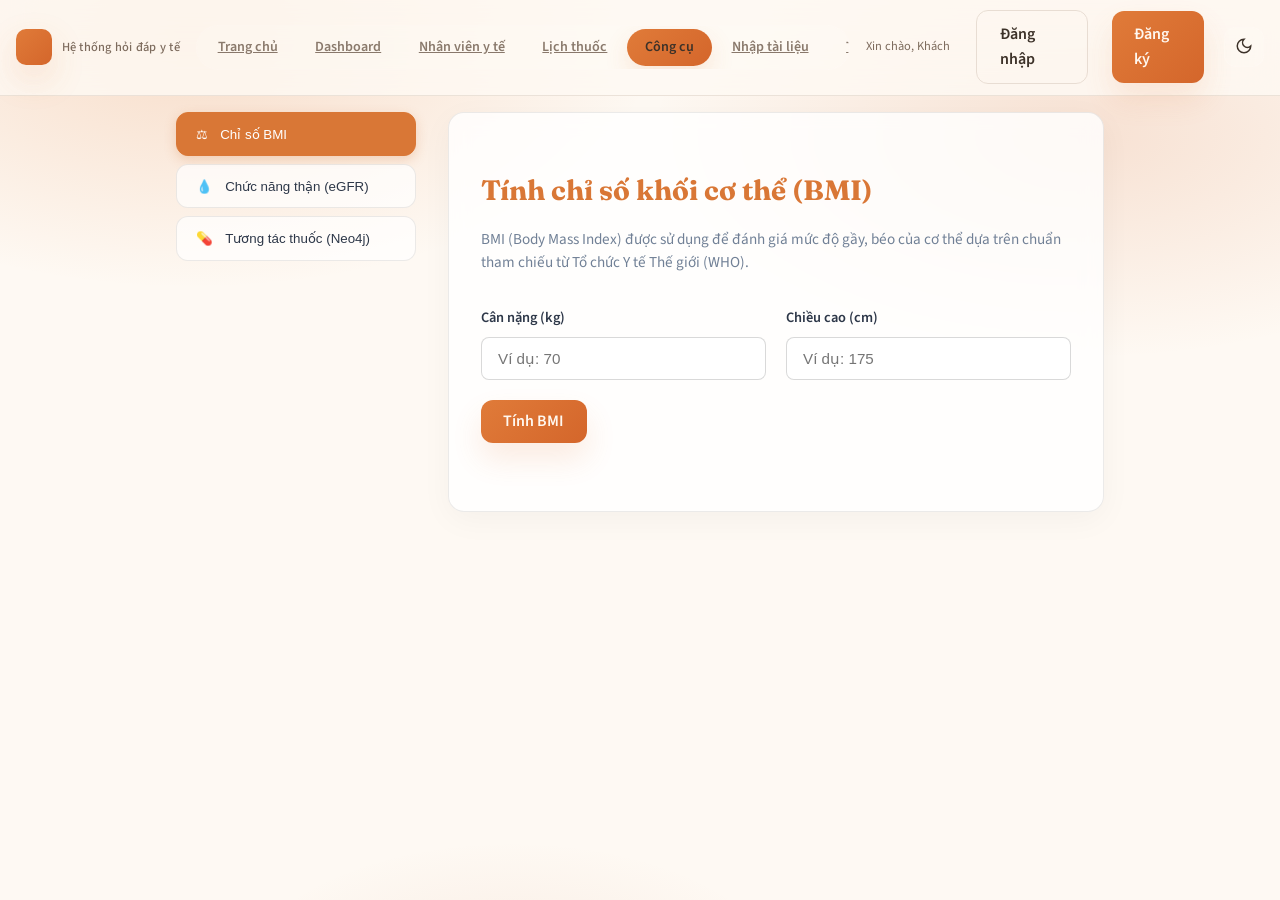
<file: web_ui/cong-cu.html>
<!DOCTYPE html>
<html lang="vi">
  <head>
    <meta charset="utf-8" />
    <meta name="viewport" content="width=device-width, initial-scale=1" />
    <meta name="theme-color" content="#d97736" />
    <title>DATN — Công cụ</title>
    <link rel="preconnect" href="https://fonts.googleapis.com" />
    <link rel="preconnect" href="https://fonts.gstatic.com" crossorigin />
    <link
      href="https://fonts.googleapis.com/css2?family=Fraunces:opsz,wght@9..144,500;700&family=Source+Sans+3:wght@400;500;600;700&display=swap&subset=latin,latin-ext,vietnamese"
      rel="stylesheet"
    />
    <link rel="stylesheet" href="styles.css?v=responsive_v4" />
    <style>
      .tools-layout {
        display: grid;
        grid-template-columns: 240px 1fr;
        gap: 2rem;
        margin-top: 1.5rem;
      }
      @media (max-width: 768px) {
        .tools-layout {
          grid-template-columns: 1fr;
          gap: 1.5rem;
        }
      }
      .tools-sidebar {
        display: flex;
        flex-direction: column;
        gap: 0.5rem;
      }
      .tools-menu-item {
        display: flex;
        align-items: center;
        gap: 0.75rem;
        padding: 0.85rem 1.2rem;
        background: var(--bg-card, rgba(255, 255, 255, 0.7));
        border: 1px solid var(--border-color, rgba(0, 0, 0, 0.08));
        border-radius: 12px;
        color: var(--text-main, #2d3748);
        font-weight: 500;
        cursor: pointer;
        transition: all 0.25s ease;
        text-align: left;
      }
      .tools-menu-item:hover {
        background: var(--bg-hover, rgba(255, 255, 255, 0.9));
        transform: translateY(-2px);
      }
      .tools-menu-item.active {
        background: var(--primary-color, #d97736);
        color: #fff;
        border-color: var(--primary-color, #d97736);
        box-shadow: 0 4px 12px rgba(217, 119, 54, 0.25);
      }
      .tools-content-card {
        padding: 2rem;
        border-radius: 16px;
        background: var(--bg-card, rgba(255, 255, 255, 0.8));
        backdrop-filter: blur(10px);
        border: 1px solid var(--border-color, rgba(0, 0, 0, 0.08));
        box-shadow: 0 8px 32px rgba(0, 0, 0, 0.04);
        min-height: 400px;
      }
      .tool-section {
        display: none;
      }
      .tool-section.active {
        display: block;
        animation: fadeIn 0.4s ease;
      }
      @keyframes fadeIn {
        from { opacity: 0; transform: translateY(8px); }
        to { opacity: 1; transform: translateY(0); }
      }
      .tool-title {
        font-family: 'Fraunces', serif;
        font-size: 1.75rem;
        color: var(--primary-color, #d97736);
        margin-bottom: 0.5rem;
      }
      .tool-desc {
        color: var(--text-muted, #718096);
        margin-bottom: 2rem;
        font-size: 0.95rem;
        line-height: 1.5;
      }
      .tool-form {
        display: flex;
        flex-direction: column;
        gap: 1.25rem;
        max-width: 600px;
      }
      .form-group {
        display: flex;
        flex-direction: column;
        gap: 0.5rem;
      }
      .form-group label {
        font-weight: 600;
        font-size: 0.9rem;
        color: var(--text-main, #2d3748);
      }
      .form-row {
        display: grid;
        grid-template-columns: 1fr 1fr;
        gap: 1.25rem;
      }
      @media (max-width: 480px) {
        .form-row {
          grid-template-columns: 1fr;
        }
      }
      .form-input, .form-select {
        padding: 0.75rem 1rem;
        border: 1px solid var(--border-color, rgba(0, 0, 0, 0.15));
        border-radius: 8px;
        background: var(--bg-input, #fff);
        color: var(--text-main, #2d3748);
        font-size: 0.95rem;
        transition: border-color 0.2s;
      }
      .form-input:focus, .form-select:focus {
        border-color: var(--primary-color, #d97736);
        outline: none;
      }
      .tool-result-box {
        margin-top: 2rem;
        padding: 1.5rem;
        border-radius: 12px;
        background: rgba(217, 119, 54, 0.06);
        border: 1px solid rgba(217, 119, 54, 0.15);
        color: var(--text-main, #2d3748);
        line-height: 1.6;
        font-size: 1rem;
      }
      .result-success {
        background: rgba(72, 187, 120, 0.08);
        border-color: rgba(72, 187, 120, 0.25);
      }
      .result-warning {
        background: rgba(237, 137, 54, 0.08);
        border-color: rgba(237, 137, 54, 0.25);
      }
      .result-error {
        background: rgba(245, 101, 101, 0.08);
        border-color: rgba(245, 101, 101, 0.25);
      }
      .drug-list-tags {
        display: flex;
        flex-wrap: wrap;
        gap: 0.5rem;
        min-height: 42px;
        padding: 0.5rem;
        border: 1px solid var(--border-color, rgba(0, 0, 0, 0.15));
        border-radius: 8px;
        background: var(--bg-input, #fff);
        align-items: center;
      }
      .drug-tag {
        display: inline-flex;
        align-items: center;
        gap: 0.35rem;
        background: var(--primary-color, #d97736);
        color: #fff;
        padding: 0.25rem 0.65rem;
        border-radius: 6px;
        font-size: 0.85rem;
        font-weight: 500;
        animation: scaleIn 0.2s ease;
      }
      @keyframes scaleIn {
        from { transform: scale(0.9); opacity: 0; }
        to { transform: scale(1); opacity: 1; }
      }
      .drug-tag-remove {
        background: none;
        border: none;
        color: rgba(255, 255, 255, 0.8);
        cursor: pointer;
        padding: 0;
        font-size: 1rem;
        display: inline-flex;
      }
      .drug-tag-remove:hover {
        color: #fff;
      }
      .drug-input-el {
        flex: 1;
        border: none;
        outline: none;
        padding: 0.25rem;
        font-size: 0.95rem;
        min-width: 150px;
        background: transparent;
        color: var(--text-main, #2d3748);
      }
      .result-header {
        font-weight: 700;
        font-size: 1.1rem;
        margin-bottom: 0.75rem;
        color: var(--primary-color, #d97736);
        display: flex;
        align-items: center;
        gap: 0.5rem;
      }
      .result-desc {
        white-space: pre-wrap;
      }
    </style>
  </head>
  <body>
    <div class="mesh" aria-hidden="true"></div>

    <header class="topbar">
      <div class="topbar-inner">
        <a class="brand" href="/ui/" aria-label="Trang chủ">
          <span class="brand-mark" aria-hidden="true"></span>
          <span class="brand-text">
            <span class="brand-name">DATN</span>
            <span class="brand-tag brand-tag--soft">Hệ thống hỏi đáp y tế</span>
          </span>
        </a>

        <nav class="tabs" role="navigation" aria-label="Điều hướng">
          <a class="tab" href="/ui/">Trang chủ</a>
          <a class="tab" href="/ui/dashboard.html">Dashboard</a>
          <a class="tab" href="/ui/agent.html">Nhân viên y tế</a>
          <a class="tab" href="/ui/lich-nhac.html">Lịch thuốc</a>
          <span class="tab is-active" aria-current="page">Công cụ</span>
          <a class="tab" href="/ui/nhap-tai-lieu.html">Nhập tài liệu</a>
          <a class="tab" href="/ui/tin-tuc-y-te.html">Tin tức y tế</a>
        </nav>

        <span class="auth-user" id="authUserLabel"></span>
        <a class="btn ghost btn-auth" id="loginLink" href="/ui/login.html">Đăng nhập</a>
        <button type="button" class="btn secondary btn-auth hidden" id="logoutBtn">Đăng xuất</button>
        <button type="button" class="theme-btn" id="themeToggle" aria-label="Đổi giao diện sáng/tối">
          <span class="icon-moon" aria-hidden="true">
            <svg xmlns="http://www.w3.org/2000/svg" width="18" height="18" viewBox="0 0 24 24" fill="none" stroke="currentColor" stroke-width="2">
              <path d="M12 3a6 6 0 0 0 9 9 9 9 0 1 1-9-9Z" />
            </svg>
          </span>
          <span class="icon-sun hidden" aria-hidden="true">
            <svg xmlns="http://www.w3.org/2000/svg" width="18" height="18" viewBox="0 0 24 24" fill="none" stroke="currentColor" stroke-width="2">
              <circle cx="12" cy="12" r="4" />
              <path d="M12 2v2M12 20v2M4.93 4.93l1.41 1.41M17.66 17.66l1.41 1.41M2 12h2M20 12h2M6.34 17.66l-1.41 1.41M19.07 4.93l-1.41 1.41" />
            </svg>
          </span>
        </button>
      </div>
    </header>

    <main class="main">
      <div class="tools-layout">
        <!-- Sidebar Menu -->
        <aside class="tools-sidebar">
          <button type="button" class="tools-menu-item active" data-target="bmiSection">
            <span class="tool-menu-icon">⚖</span> Chỉ số BMI
          </button>
          <button type="button" class="tools-menu-item" data-target="egfrSection">
            <span class="tool-menu-icon">💧</span> Chức năng thận (eGFR)
          </button>
          <button type="button" class="tools-menu-item" data-target="interactionSection">
            <span class="tool-menu-icon">💊</span> Tương tác thuốc (Neo4j)
          </button>
        </aside>

        <!-- Main content area -->
        <section class="tools-content-card">
          <!-- BMI Section -->
          <div class="tool-section active" id="bmiSection">
            <h1 class="tool-title">Tính chỉ số khối cơ thể (BMI)</h1>
            <p class="tool-desc">
              BMI (Body Mass Index) được sử dụng để đánh giá mức độ gầy, béo của cơ thể dựa trên chuẩn tham chiếu từ Tổ chức Y tế Thế giới (WHO).
            </p>
            <form id="bmiForm" class="tool-form">
              <div class="form-row">
                <div class="form-group">
                  <label for="bmiWeight">Cân nặng (kg)</label>
                  <input type="number" id="bmiWeight" class="form-input" min="10" max="300" step="0.1" placeholder="Ví dụ: 70" required />
                </div>
                <div class="form-group">
                  <label for="bmiHeight">Chiều cao (cm)</label>
                  <input type="number" id="bmiHeight" class="form-input" min="50" max="250" step="1" placeholder="Ví dụ: 175" required />
                </div>
              </div>
              <button type="submit" class="btn primary" style="align-self: flex-start;">Tính BMI</button>
            </form>
            <div id="bmiResult" class="tool-result-box hidden"></div>
          </div>

          <!-- eGFR Section -->
          <div class="tool-section" id="egfrSection">
            <h1 class="tool-title">Tính chức năng lọc cầu thận (eGFR)</h1>
            <p class="tool-desc">
              Sử dụng công thức Cockcroft-Gault để ước tính tốc độ lọc cầu thận dựa trên nồng độ Creatinine huyết thanh, tuổi, cân nặng và giới tính.
            </p>
            <form id="egfrForm" class="tool-form">
              <div class="form-row">
                <div class="form-group">
                  <label for="egfrAge">Tuổi (năm)</label>
                  <input type="number" id="egfrAge" class="form-input" min="1" max="120" placeholder="Ví dụ: 65" required />
                </div>
                <div class="form-group">
                  <label for="egfrWeight">Cân nặng (kg)</label>
                  <input type="number" id="egfrWeight" class="form-input" min="10" max="300" placeholder="Ví dụ: 65" required />
                </div>
              </div>
              <div class="form-row">
                <div class="form-group">
                  <label for="egfrCreatinine">Creatinine huyết thanh (mg/dL)</label>
                  <input type="number" id="egfrCreatinine" class="form-input" min="0.1" max="20" step="0.01" placeholder="Ví dụ: 1.2" required />
                </div>
                <div class="form-group">
                  <label for="egfrGender">Giới tính</label>
                  <select id="egfrGender" class="form-select" required>
                    <option value="" disabled selected>Chọn giới tính</option>
                    <option value="male">Nam</option>
                    <option value="female">Nữ</option>
                  </select>
                </div>
              </div>
              <button type="submit" class="btn primary" style="align-self: flex-start;">Tính eGFR</button>
            </form>
            <div id="egfrResult" class="tool-result-box hidden"></div>
          </div>

          <!-- Interaction Section -->
          <div class="tool-section" id="interactionSection">
            <h1 class="tool-title">Kiểm tra tương tác thuốc</h1>
            <p class="tool-desc">
              Kiểm tra quan hệ tương tác chéo trực tiếp và gián tiếp giữa các loại thuốc y tế.
            </p>
            <form id="interactionForm" class="tool-form">
              <div class="form-group">
                <label>Nhập danh sách thuốc cần kiểm tra (nhấn Enter hoặc phẩy để thêm)</label>
                <div class="drug-list-tags" id="drugTagsContainer">
                  <input type="text" class="drug-input-el" id="drugInput" placeholder="Ví dụ: metformin, aspirin, ibuprofen..." autocomplete="off" />
                </div>
              </div>
              <button type="submit" class="btn primary" style="align-self: flex-start;">Kiểm tra tương tác</button>
            </form>
            <div id="interactionResult" class="tool-result-box hidden"></div>
          </div>
        </section>
      </div>
    </main>

    <script src="auth.js?v=auth_v3"></script>
    <script>
      // Sidebar Tab Switcher
      document.querySelectorAll('.tools-menu-item').forEach(item => {
        item.addEventListener('click', () => {
          document.querySelectorAll('.tools-menu-item').forEach(btn => btn.classList.remove('active'));
          document.querySelectorAll('.tool-section').forEach(sec => sec.classList.remove('active'));

          item.classList.add('active');
          const targetId = item.getAttribute('data-target');
          document.getElementById(targetId).classList.add('active');
        });
      });

      // Auto-switch tab based on URL search query (?tool=bmi|egfr|interaction)
      const urlParams = new URLSearchParams(window.location.search);
      const activeTool = urlParams.get('tool');
      if (activeTool) {
        let menuBtn = null;
        if (activeTool === 'bmi') menuBtn = document.querySelector('[data-target="bmiSection"]');
        else if (activeTool === 'egfr') menuBtn = document.querySelector('[data-target="egfrSection"]');
        else if (activeTool === 'interaction') menuBtn = document.querySelector('[data-target="interactionSection"]');
        
        if (menuBtn) {
          menuBtn.click();
        }
      }

      // Fetch Wrapper with Token Auth
      async function toolFetch(url, body) {
        const headers = { 'Content-Type': 'application/json' };
        
        // Add authorization header if login token exists
        if (window.DATNAuth && window.DATNAuth.authApiFetch) {
          return window.DATNAuth.authApiFetch(url, {
            method: 'POST',
            headers,
            body: JSON.stringify(body)
          });
        }
        
        const token = localStorage.getItem('datn_token');
        if (token) {
          headers['Authorization'] = `Bearer ${token}`;
        }
        return fetch(url, {
          method: 'POST',
          headers,
          body: JSON.stringify(body)
        });
      }

      // 1. BMI Form Submit
      const bmiForm = document.getElementById('bmiForm');
      const bmiResult = document.getElementById('bmiResult');
      bmiForm.addEventListener('submit', async (e) => {
        e.preventDefault();
        bmiResult.classList.add('hidden');
        
        const weight = parseFloat(document.getElementById('bmiWeight').value);
        const height = parseFloat(document.getElementById('bmiHeight').value);
        
        try {
          const res = await toolFetch('/api/tools/medical-calculator', {
            type: 'bmi',
            weight,
            height
          });
          
          if (!res.ok) throw new Error(await res.text() || 'Tính toán thất bại');
          const data = await res.json();
          
          bmiResult.className = 'tool-result-box';
          if (data.result.includes('Bình thường')) {
            bmiResult.classList.add('result-success');
          } else {
            bmiResult.classList.add('result-warning');
          }
          
          bmiResult.innerHTML = `
            <div class="result-header">⚖ Kết quả chỉ số BMI</div>
            <div class="result-desc">${data.result}</div>
          `;
          bmiResult.classList.remove('hidden');
        } catch (err) {
          bmiResult.className = 'tool-result-box result-error';
          bmiResult.innerHTML = `<div class="result-header">✕ Lỗi</div><div class="result-desc">${err.message}</div>`;
          bmiResult.classList.remove('hidden');
        }
      });

      // 2. eGFR Form Submit
      const egfrForm = document.getElementById('egfrForm');
      const egfrResult = document.getElementById('egfrResult');
      egfrForm.addEventListener('submit', async (e) => {
        e.preventDefault();
        egfrResult.classList.add('hidden');
        
        const age = parseInt(document.getElementById('egfrAge').value);
        const weight = parseFloat(document.getElementById('egfrWeight').value);
        const creatinine = parseFloat(document.getElementById('egfrCreatinine').value);
        const gender = document.getElementById('egfrGender').value;
        
        try {
          const res = await toolFetch('/api/tools/medical-calculator', {
            type: 'egfr',
            age,
            weight,
            creatinine,
            gender
          });
          
          if (!res.ok) throw new Error(await res.text() || 'Tính toán thất bại');
          const data = await res.json();
          
          egfrResult.className = 'tool-result-box';
          if (data.result.includes('Giai đoạn 1') || data.result.includes('Giai đoạn 2')) {
            egfrResult.classList.add('result-success');
          } else if (data.result.includes('Giai đoạn 3')) {
            egfrResult.classList.add('result-warning');
          } else {
            egfrResult.classList.add('result-error');
          }
          
          egfrResult.innerHTML = `
            <div class="result-header">💧 Kết quả chức năng thận</div>
            <div class="result-desc">${data.result}</div>
          `;
          egfrResult.classList.remove('hidden');
        } catch (err) {
          egfrResult.className = 'tool-result-box result-error';
          egfrResult.innerHTML = `<div class="result-header">✕ Lỗi</div><div class="result-desc">${err.message}</div>`;
          egfrResult.classList.remove('hidden');
        }
      });

      // 3. Drug Interaction Tags logic
      const drugInput = document.getElementById('drugInput');
      const drugTagsContainer = document.getElementById('drugTagsContainer');
      const addedDrugs = new Set();

      function addDrugTag(name) {
        const normalized = name.trim().toLowerCase();
        if (!normalized || addedDrugs.has(normalized)) return;
        
        addedDrugs.add(normalized);
        
        const tag = document.createElement('span');
        tag.className = 'drug-tag';
        tag.innerHTML = `
          ${name.trim()}
          <button type="button" class="drug-tag-remove">&times;</button>
        `;
        
        tag.querySelector('.drug-tag-remove').addEventListener('click', () => {
          addedDrugs.delete(normalized);
          tag.remove();
        });
        
        drugTagsContainer.insertBefore(tag, drugInput);
        drugInput.value = '';
      }

      drugInput.addEventListener('keydown', (e) => {
        if (e.key === 'Enter' || e.key === ',') {
          e.preventDefault();
          addDrugTag(drugInput.value);
        }
      });

      drugInput.addEventListener('blur', () => {
        addDrugTag(drugInput.value);
      });

      // Drug Interaction Form Submit
      const interactionForm = document.getElementById('interactionForm');
      const interactionResult = document.getElementById('interactionResult');
      interactionForm.addEventListener('submit', async (e) => {
        e.preventDefault();
        
        // Add current input value as tag if any
        addDrugTag(drugInput.value);
        
        interactionResult.classList.add('hidden');
        
        const drugArray = Array.from(addedDrugs);
        if (drugArray.length < 2) {
          alert('Vui lòng nhập tối thiểu 2 tên thuốc để kiểm tra tương tác.');
          return;
        }
        
        try {
          const res = await toolFetch('/api/tools/drug-interaction', {
            drugs: drugArray
          });
          
          if (!res.ok) throw new Error(await res.text() || 'Kiểm tra thất bại');
          const data = await res.json();
          
          interactionResult.className = 'tool-result-box';
          if (data.result.includes('Error') || data.result.includes('Lỗi')) {
            interactionResult.classList.add('result-error');
          } else if (data.result.includes('nguy cơ') || data.result.includes('cảnh báo') || data.result.includes('tương tác')) {
            interactionResult.classList.add('result-warning');
          } else {
            interactionResult.classList.add('result-success');
          }
          
          interactionResult.innerHTML = `
            <div class="result-header">💊 Kết quả kiểm tra tương tác thuốc (Neo4j)</div>
            <div class="result-desc">${data.result}</div>
          `;
          interactionResult.classList.remove('hidden');
        } catch (err) {
          interactionResult.className = 'tool-result-box result-error';
          interactionResult.innerHTML = `<div class="result-header">✕ Lỗi</div><div class="result-desc">${err.message}</div>`;
          interactionResult.classList.remove('hidden');
        }
      });
    </script>
  </body>
</html>
</file>
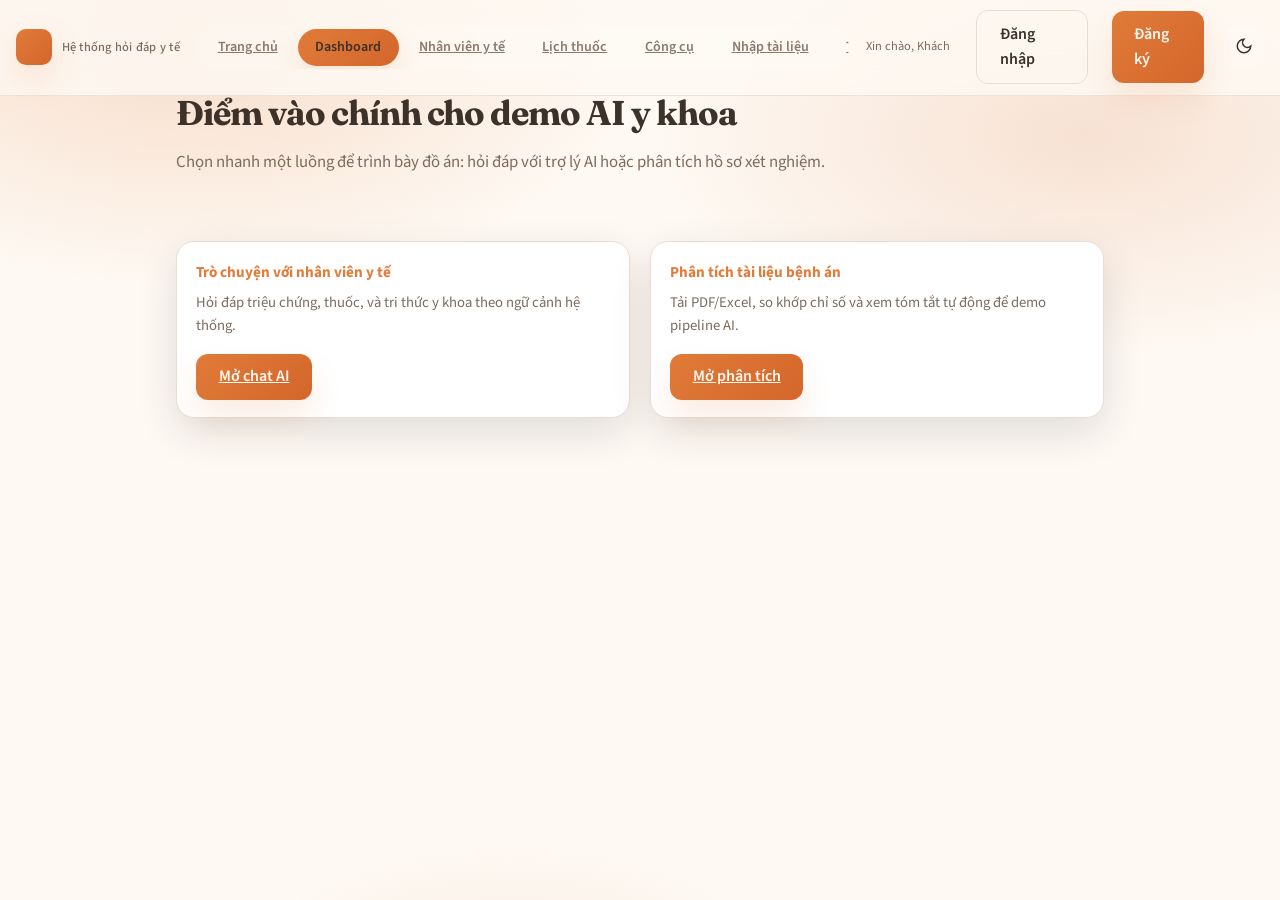
<file: web_ui/dashboard.html>
<!DOCTYPE html>
<html lang="vi">
  <head>
    <meta charset="utf-8" />
    <meta name="viewport" content="width=device-width, initial-scale=1" />
    <meta name="theme-color" content="#d97736" />
    <title>DATN — Dashboard AI</title>
    <link rel="preconnect" href="https://fonts.googleapis.com" />
    <link rel="preconnect" href="https://fonts.gstatic.com" crossorigin />
    <link
      href="https://fonts.googleapis.com/css2?family=Fraunces:opsz,wght@9..144,500;700&family=Source+Sans+3:wght@400;500;600;700&display=swap&subset=latin,latin-ext,vietnamese"
      rel="stylesheet"
    />
    <link rel="stylesheet" href="styles.css?v=responsive_v4" />
  </head>
  <body data-protected="true">
    <div class="mesh" aria-hidden="true"></div>
    <header class="topbar">
      <div class="topbar-inner">
        <a class="brand" href="/ui/" aria-label="Trang chủ">
          <span class="brand-mark" aria-hidden="true"></span>
          <span class="brand-text">
            <span class="brand-name">DATN</span>
            <span class="brand-tag brand-tag--soft">Hệ thống hỏi đáp y tế</span>
          </span>
        </a>
        <nav class="tabs" role="navigation" aria-label="Điều hướng">
          <a class="tab" href="/ui/">Trang chủ</a>
          <span class="tab is-active" aria-current="page">Dashboard</span>
          <a class="tab" href="/ui/agent.html">Nhân viên y tế</a>
          <a class="tab" href="/ui/lich-nhac.html">Lịch thuốc</a>
          <a class="tab" href="/ui/cong-cu.html">Công cụ</a>
          <a class="tab" href="/ui/nhap-tai-lieu.html">Nhập tài liệu</a>
          <a class="tab" href="/ui/tin-tuc-y-te.html">Tin tức y tế</a>
        </nav>
        <span class="auth-user" id="authUserLabel"></span>
        <a class="btn ghost btn-auth" id="loginLink" href="/ui/login.html">Đăng nhập</a>
        <button type="button" class="btn secondary btn-auth hidden" id="logoutBtn">Đăng xuất</button>
        <button type="button" class="theme-btn" id="themeToggle" aria-label="Đổi giao diện sáng/tối">
          <span class="icon-moon" aria-hidden="true">
            <svg xmlns="http://www.w3.org/2000/svg" width="18" height="18" viewBox="0 0 24 24" fill="none" stroke="currentColor" stroke-width="2">
              <path d="M12 3a6 6 0 0 0 9 9 9 9 0 1 1-9-9Z" />
            </svg>
          </span>
          <span class="icon-sun hidden" aria-hidden="true">
            <svg xmlns="http://www.w3.org/2000/svg" width="18" height="18" viewBox="0 0 24 24" fill="none" stroke="currentColor" stroke-width="2">
              <circle cx="12" cy="12" r="4" />
              <path d="M12 2v2M12 20v2M4.93 4.93l1.41 1.41M17.66 17.66l1.41 1.41M2 12h2M20 12h2M6.34 17.66l-1.41 1.41M19.07 4.93l-1.41 1.41" />
            </svg>
          </span>
        </button>
      </div>
    </header>
    <main class="main home-main">
      <section class="home-hero">
        <h1 class="home-title">Điểm vào chính cho demo AI y khoa</h1>
        <p class="home-lead">Chọn nhanh một luồng để trình bày đồ án: hỏi đáp với trợ lý AI hoặc phân tích hồ sơ xét nghiệm.</p>
      </section>
      <section class="home-features" aria-label="Luồng thao tác chính">
        <ul class="home-feature-list">
          <li class="home-feature">
            <h3 class="home-feature-title">Trò chuyện với nhân viên y tế</h3>
            <p>Hỏi đáp triệu chứng, thuốc, và tri thức y khoa theo ngữ cảnh hệ thống.</p>
            <div class="row-actions"><a class="btn primary" href="/ui/agent.html">Mở chat AI</a></div>
          </li>
          <li class="home-feature">
            <h3 class="home-feature-title">Phân tích tài liệu bệnh án</h3>
            <p>Tải PDF/Excel, so khớp chỉ số và xem tóm tắt tự động để demo pipeline AI.</p>
            <div class="row-actions"><a class="btn primary" href="/ui/nhap-tai-lieu.html">Mở phân tích</a></div>
          </li>
        </ul>
      </section>
    </main>
    <script src="auth.js?v=auth_v3"></script>
    <script src="app.js?v=warm1"></script>
  </body>
</html>
</file>
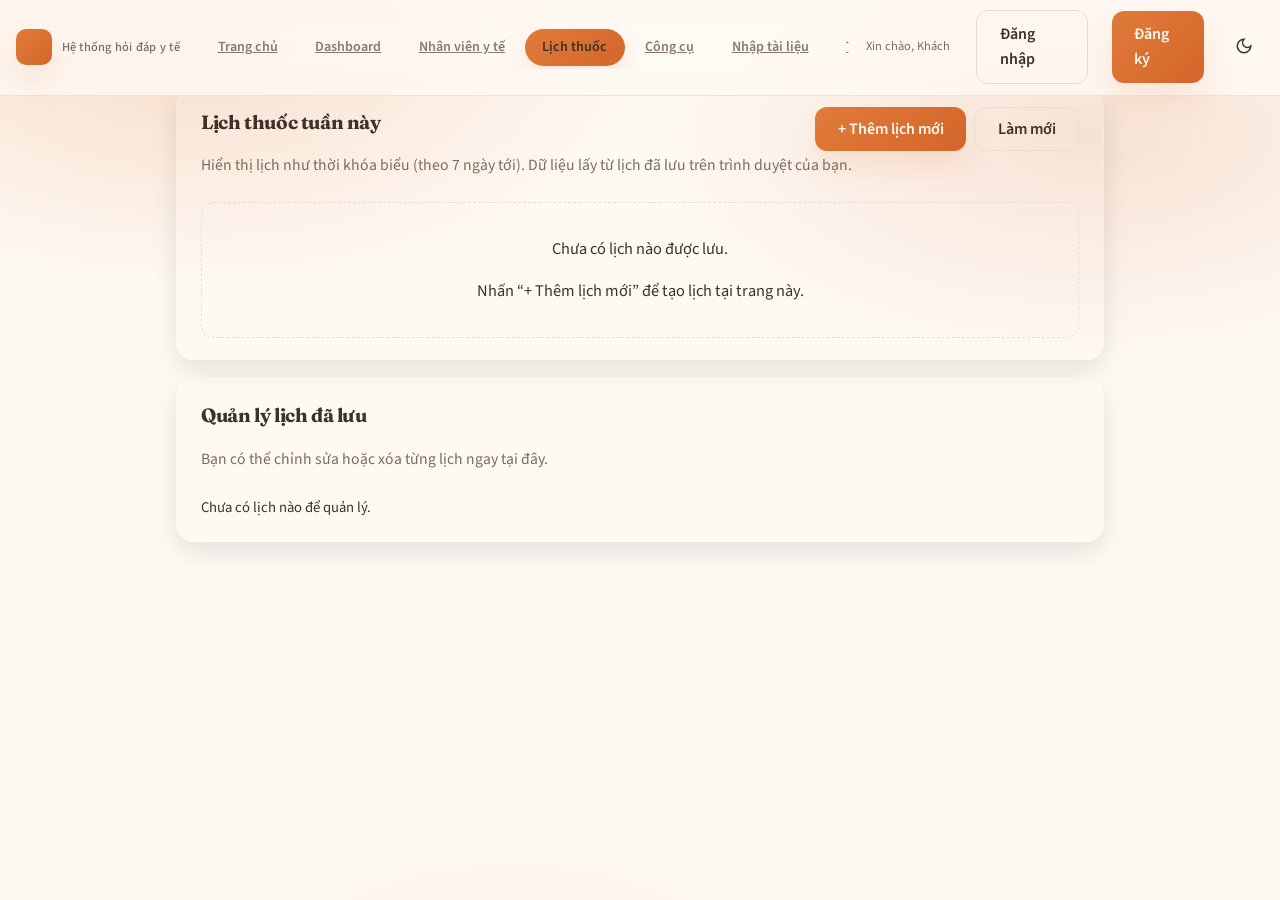
<file: web_ui/lich-nhac.html>
<!DOCTYPE html>
<html lang="vi">
  <head>
    <meta charset="utf-8" />
    <meta name="viewport" content="width=device-width, initial-scale=1" />
    <meta name="theme-color" content="#d97736" />
    <title>DATN — Lịch thuốc</title>
    <link rel="preconnect" href="https://fonts.googleapis.com" />
    <link rel="preconnect" href="https://fonts.gstatic.com" crossorigin />
    <link
      href="https://fonts.googleapis.com/css2?family=Fraunces:opsz,wght@9..144,500;700&family=Source+Sans+3:wght@400;500;600;700&display=swap&subset=latin,latin-ext,vietnamese"
      rel="stylesheet"
    />
    <link rel="stylesheet" href="styles.css?v=responsive_v4" />
  </head>
  <body>
    <div class="mesh" aria-hidden="true"></div>

    <header class="topbar">
      <div class="topbar-inner">
        <a class="brand" href="/ui/" aria-label="Trang chủ">
          <span class="brand-mark" aria-hidden="true"></span>
          <span class="brand-text">
            <span class="brand-name">DATN</span>
            <span class="brand-tag brand-tag--soft">Hệ thống hỏi đáp y tế</span>
          </span>
        </a>

        <nav class="tabs" role="navigation" aria-label="Điều hướng">
          <a class="tab" href="/ui/">Trang chủ</a>
          <a class="tab" href="/ui/dashboard.html">Dashboard</a>
          <a class="tab" href="/ui/agent.html">Nhân viên y tế</a>
          <span class="tab is-active" aria-current="page">Lịch thuốc</span>
          <a class="tab" href="/ui/cong-cu.html">Công cụ</a>
          <a class="tab" href="/ui/nhap-tai-lieu.html">Nhập tài liệu</a>
          <a class="tab" href="/ui/tin-tuc-y-te.html">Tin tức y tế</a>
        </nav>

        <span class="auth-user" id="authUserLabel"></span>
        <a class="btn ghost btn-auth" id="loginLink" href="/ui/login.html">Đăng nhập</a>
        <button type="button" class="btn secondary btn-auth hidden" id="logoutBtn">Đăng xuất</button>
        <button type="button" class="theme-btn" id="themeToggle" aria-label="Đổi giao diện sáng/tối">
          <span class="icon-moon" aria-hidden="true">
            <svg xmlns="http://www.w3.org/2000/svg" width="18" height="18" viewBox="0 0 24 24" fill="none" stroke="currentColor" stroke-width="2">
              <path d="M12 3a6 6 0 0 0 9 9 9 9 0 1 1-9-9Z" />
            </svg>
          </span>
          <span class="icon-sun hidden" aria-hidden="true">
            <svg xmlns="http://www.w3.org/2000/svg" width="18" height="18" viewBox="0 0 24 24" fill="none" stroke="currentColor" stroke-width="2">
              <circle cx="12" cy="12" r="4" />
              <path d="M12 2v2M12 20v2M4.93 4.93l1.41 1.41M17.66 17.66l1.41 1.41M2 12h2M20 12h2M6.34 17.66l-1.41 1.41M19.07 4.93l-1.41 1.41" />
            </svg>
          </span>
        </button>
      </div>
    </header>

    <main class="main">
      <section class="card schedule-card">
        <div class="schedule-head">
          <h1 class="card-title">Lịch thuốc tuần này</h1>
          <div class="schedule-actions">
            <button type="button" class="btn primary" id="openScheduleEditorBtn">+ Thêm lịch mới</button>
            <button type="button" class="btn ghost" id="refreshScheduleBtn">Làm mới</button>
          </div>
        </div>
        <p class="lede">
          Hiển thị lịch như thời khóa biểu (theo 7 ngày tới). Dữ liệu lấy từ lịch đã lưu trên trình duyệt của bạn.
        </p>
        <div class="schedule-grid-wrap" id="scheduleGridWrap" aria-live="polite"></div>
      </section>

      <section class="card schedule-manager-card">
        <h2 class="card-title">Quản lý lịch đã lưu</h2>
        <p class="lede">Bạn có thể chỉnh sửa hoặc xóa từng lịch ngay tại đây.</p>
        <div id="scheduleManagerList" class="schedule-manager-list" aria-live="polite"></div>
      </section>
    </main>

    <dialog class="chat-dialog" id="scheduleEditorDialog" aria-labelledby="scheduleEditorTitle">
      <form class="chat-dialog-form" id="scheduleEditorForm">
        <h2 class="chat-dialog-title" id="scheduleEditorTitle">Lịch nhắc thuốc</h2>
        <input type="hidden" id="scheduleEditId" />
        <div class="chat-dialog-field">
          <label for="scheduleText">Nội dung</label>
          <textarea id="scheduleText" rows="2" placeholder="Ví dụ: Paracetamol 500mg sau ăn" required></textarea>
        </div>
        <fieldset class="chat-dialog-field chat-dialog-fieldset">
          <legend class="chat-dialog-legend">Kiểu lịch</legend>
          <div class="chat-reminder-kind-row"><label class="chat-radio-label"><input type="radio" name="scheduleKind" value="once" checked /> Một lần</label></div>
          <div class="chat-reminder-kind-row"><label class="chat-radio-label"><input type="radio" name="scheduleKind" value="daily" /> Hằng ngày</label></div>
          <div class="chat-reminder-kind-row"><label class="chat-radio-label"><input type="radio" name="scheduleKind" value="interval" /> Cách mỗi vài giờ</label></div>
        </fieldset>
        <div class="chat-dialog-field schedule-kind-section" id="scheduleFieldsOnce">
          <label for="scheduleWhen">Thời điểm</label>
          <input type="datetime-local" id="scheduleWhen" />
        </div>
        <div class="chat-dialog-field schedule-kind-section hidden" id="scheduleFieldsDaily">
          <label for="scheduleDailyTimes">Giờ trong ngày</label>
          <input type="text" id="scheduleDailyTimes" placeholder="Ví dụ: 08:00, 20:00" autocomplete="off" />
        </div>
        <div class="chat-dialog-field schedule-kind-section hidden" id="scheduleFieldsInterval">
          <label for="scheduleIntervalHours">Khoảng cách (giờ)</label>
          <input type="number" id="scheduleIntervalHours" min="1" max="72" step="1" value="6" />
          <label for="scheduleIntervalStart" class="chat-dialog-label-spaced">Bắt đầu từ</label>
          <input type="datetime-local" id="scheduleIntervalStart" />
        </div>
        <div class="chat-dialog-actions">
          <button type="button" class="btn secondary" id="closeScheduleEditorBtn">Hủy</button>
          <button type="submit" class="btn primary">Lưu lịch</button>
        </div>
      </form>
    </dialog>

    <script src="auth.js?v=auth1"></script>
    <script src="schedule.js?v=warm1"></script>
  </body>
</html>
</file>
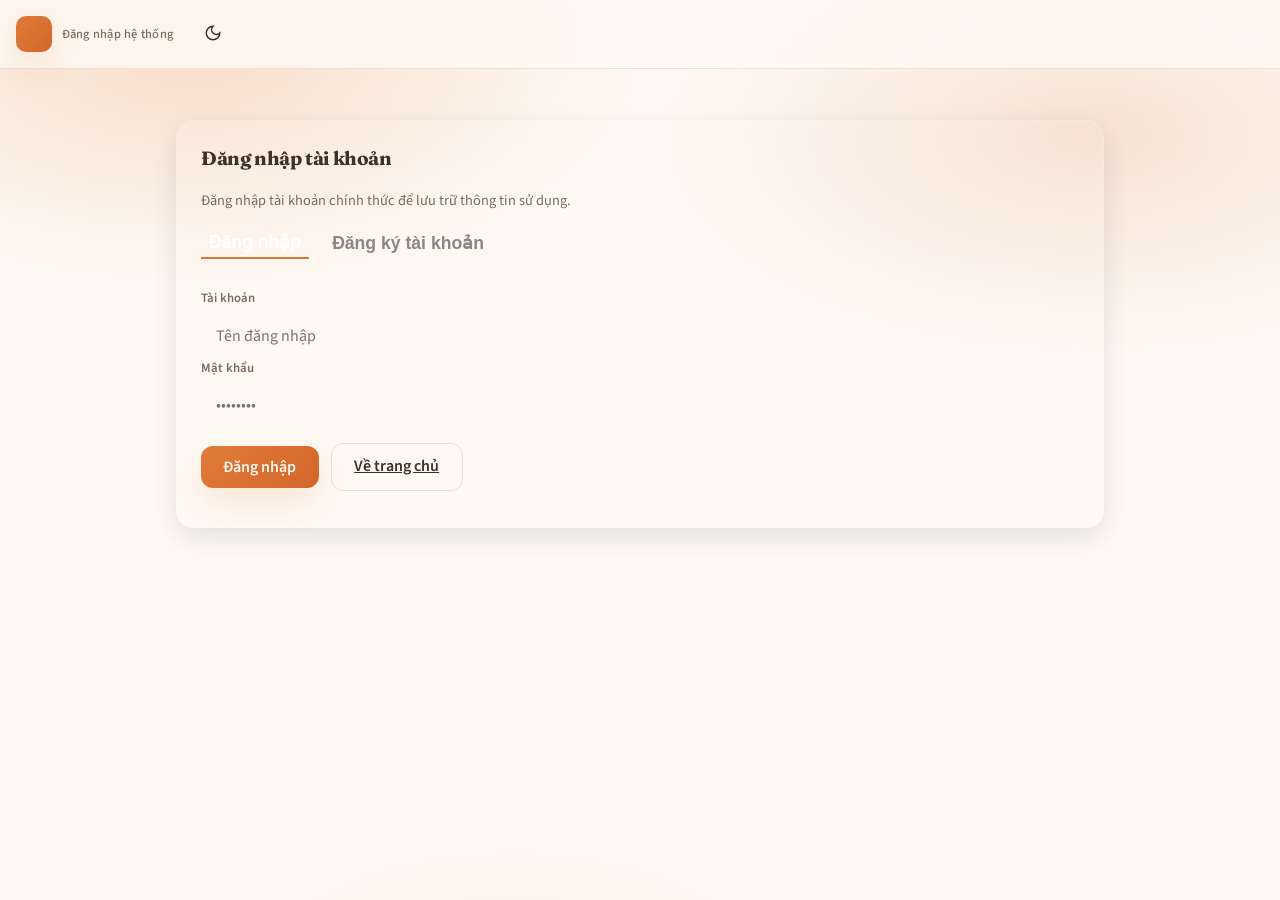
<file: web_ui/login.html>
<!DOCTYPE html>
<html lang="vi">

<head>
  <meta charset="utf-8" />
  <meta name="viewport" content="width=device-width, initial-scale=1" />
  <meta name="theme-color" content="#d97736" />
  <title>DATN — Đăng nhập</title>
  <link rel="preconnect" href="https://fonts.googleapis.com" />
  <link rel="preconnect" href="https://fonts.gstatic.com" crossorigin />
  <link
    href="https://fonts.googleapis.com/css2?family=Fraunces:opsz,wght@9..144,500;700&family=Source+Sans+3:wght@400;500;600;700&display=swap&subset=latin,latin-ext,vietnamese"
    rel="stylesheet" />
  <link rel="stylesheet" href="styles.css?v=warm1" />
</head>

<body>
  <div class="mesh" aria-hidden="true"></div>
  <header class="topbar">
    <div class="topbar-inner">
      <a class="brand" href="/ui/" aria-label="Trang chủ">
        <span class="brand-mark" aria-hidden="true"></span>
        <span class="brand-text">
          <span class="brand-name">DATN</span>
          <span class="brand-tag brand-tag--soft">Đăng nhập hệ thống</span>
        </span>
      </a>
      <button type="button" class="theme-btn" id="themeToggle" aria-label="Đổi giao diện sáng/tối">
        <span class="icon-moon" aria-hidden="true">
          <svg xmlns="http://www.w3.org/2000/svg" width="18" height="18" viewBox="0 0 24 24" fill="none"
            stroke="currentColor" stroke-width="2">
            <path d="M12 3a6 6 0 0 0 9 9 9 9 0 1 1-9-9Z" />
          </svg>
        </span>
        <span class="icon-sun hidden" aria-hidden="true">
          <svg xmlns="http://www.w3.org/2000/svg" width="18" height="18" viewBox="0 0 24 24" fill="none"
            stroke="currentColor" stroke-width="2">
            <circle cx="12" cy="12" r="4" />
            <path
              d="M12 2v2M12 20v2M4.93 4.93l1.41 1.41M17.66 17.66l1.41 1.41M2 12h2M20 12h2M6.34 17.66l-1.41 1.41M19.07 4.93l-1.41 1.41" />
          </svg>
        </span>
      </button>
    </div>
  </header>

  <main class="main auth-main">
    <section class="card auth-card">
      <h1 class="card-title" id="authTitle">Đăng nhập tài khoản</h1>
      <p class="muted small">Đăng nhập tài khoản chính thức để lưu trữ thông tin sử dụng.</p>

      <div class="auth-tabs"
        style="display: flex; gap: 15px; margin-bottom: 20px; border-bottom: 1px solid rgba(255,255,255,0.1); padding-bottom: 8px;">
        <button type="button" id="tabLogin" class="tab-btn"
          style="background: none; border: none; color: var(--color-text, #fff); font-size: 1.1rem; font-weight: 600; cursor: pointer; padding: 4px 8px; border-bottom: 2px solid var(--color-primary, #d97736);">Đăng
          nhập</button>
        <button type="button" id="tabRegister" class="tab-btn"
          style="background: none; border: none; color: var(--color-text-muted, #888); font-size: 1.1rem; font-weight: 600; cursor: pointer; padding: 4px 8px;">Đăng
          ký tài khoản</button>
      </div>

      <form id="loginForm" class="medical-form" method="POST" onsubmit="event.preventDefault();">
        <div class="field">
          <label for="username">Tài khoản</label>
          <input id="username" name="username" type="text" placeholder="Tên đăng nhập" autocomplete="username"
            required />
        </div>
        <div class="field">
          <label for="password">Mật khẩu</label>
          <input id="password" name="password" type="password" placeholder="••••••••" autocomplete="current-password"
            required />
        </div>
        <div class="field" id="confirmPasswordField" style="display: none;">
          <label for="confirmPassword">Xác nhận mật khẩu</label>
          <input id="confirmPassword" name="confirmPassword" type="password" placeholder="••••••••"
            autocomplete="new-password" />
        </div>
        <div class="row-actions">
          <button type="submit" class="btn primary" id="loginBtn">Đăng nhập</button>
          <a class="btn ghost" href="/ui/">Về trang chủ</a>
        </div>
        <p id="loginStatus" class="pill-status"></p>
      </form>
    </section>
  </main>

  <script src="auth.js?v=auth_v3"></script>
  <script>
    const STORAGE_THEME = "datn_ui_theme";

    function applyTheme() {
      const saved = localStorage.getItem(STORAGE_THEME);
      let dark = false;
      if (saved === "dark") dark = true;
      else if (saved === "light") dark = false;
      else dark = window.matchMedia("(prefers-color-scheme: dark)").matches;
      document.documentElement.classList.toggle("dark", dark);
      const moon = document.querySelector(".icon-moon");
      const sun = document.querySelector(".icon-sun");
      if (moon && sun) {
        moon.classList.toggle("hidden", dark);
        sun.classList.toggle("hidden", !dark);
      }
    }

    function toggleTheme() {
      const next = !document.documentElement.classList.contains("dark");
      localStorage.setItem(STORAGE_THEME, next ? "dark" : "light");
      applyTheme();
    }

    function showAuthPopup(title, message, isSuccess) {
      const existing = document.getElementById("authCustomPopup");
      if (existing) existing.remove();

      const popup = document.createElement("div");
      popup.id = "authCustomPopup";
      popup.style.position = "fixed";
      popup.style.inset = "0";
      popup.style.zIndex = "10000";
      popup.style.display = "flex";
      popup.style.alignItems = "center";
      popup.style.justifyContent = "center";
      popup.style.background = "rgba(0, 0, 0, 0.6)";
      popup.style.backdropFilter = "blur(8px)";
      popup.style.animation = "fadeIn 0.25s ease-out";

      const card = document.createElement("div");
      card.style.background = "var(--bg-elevated, #fff)";
      card.style.border = `1px solid ${isSuccess ? "var(--ok, #7a9e6d)" : "var(--danger, #c45c4a)"}`;
      card.style.padding = "2rem";
      card.style.borderRadius = "var(--radius, 18px)";
      card.style.maxWidth = "26rem";
      card.style.width = "90%";
      card.style.boxShadow = "var(--shadow, 0 14px 40px rgba(0,0,0,0.2))";
      card.style.textAlign = "center";
      card.style.color = "var(--ink, #3d3229)";
      card.style.animation = "scaleUp 0.3s cubic-bezier(0.34, 1.56, 0.64, 1)";

      if (!document.getElementById("authPopupStyles")) {
        const styleSheet = document.createElement("style");
        styleSheet.id = "authPopupStyles";
        styleSheet.innerText = `
          @keyframes fadeIn { from { opacity: 0; } to { opacity: 1; } }
          @keyframes scaleUp { from { transform: scale(0.9); opacity: 0; } to { transform: scale(1); opacity: 1; } }
        `;
        document.head.appendChild(styleSheet);
      }

      const icon = document.createElement("div");
      icon.style.fontSize = "3.5rem";
      icon.style.marginBottom = "1rem";
      icon.innerHTML = isSuccess ? "✅" : "❌";

      const h2 = document.createElement("h2");
      h2.textContent = title;
      h2.style.fontFamily = "var(--font-display)";
      h2.style.margin = "0 0 0.5rem 0";
      h2.style.fontSize = "1.5rem";
      h2.style.fontWeight = "700";

      const p = document.createElement("p");
      p.textContent = message;
      p.style.margin = "0 0 1.5rem 0";
      p.style.color = "var(--muted, #7d6b5d)";
      p.style.fontSize = "0.95rem";

      const btn = document.createElement("button");
      btn.textContent = "Đóng";
      btn.className = "btn";
      btn.style.background = isSuccess ? "linear-gradient(135deg, var(--ok, #7a9e6d), #6a8c5d)" : "linear-gradient(135deg, var(--danger, #c45c4a), #b24b3b)";
      btn.style.color = "#fff";
      btn.style.width = "100%";
      btn.onclick = () => popup.remove();

      card.appendChild(icon);
      card.appendChild(h2);
      card.appendChild(p);
      card.appendChild(btn);
      popup.appendChild(card);
      document.body.appendChild(popup);

      if (isSuccess) {
        setTimeout(() => {
          popup.remove();
        }, 1800);
      }
    }

    document.addEventListener("DOMContentLoaded", async () => {
      applyTheme();
      document.getElementById("themeToggle")?.addEventListener("click", toggleTheme);
      const form = document.getElementById("loginForm");
      const status = document.getElementById("loginStatus");
      const btn = document.getElementById("loginBtn");

      let mode = "login";
      const tabLogin = document.getElementById("tabLogin");
      const tabRegister = document.getElementById("tabRegister");
      const confirmField = document.getElementById("confirmPasswordField");
      const confirmInput = document.getElementById("confirmPassword");
      const title = document.getElementById("authTitle");
      const subtitle = document.querySelector(".auth-card .muted");

      function setMode(newMode) {
        mode = newMode;
        if (mode === "login") {
          tabLogin.style.color = "var(--color-text, #fff)";
          tabLogin.style.borderBottom = "2px solid var(--color-primary, #d97736)";
          tabRegister.style.color = "var(--color-text-muted, #888)";
          tabRegister.style.borderBottom = "none";
          confirmField.style.display = "none";
          confirmInput.removeAttribute("required");
          btn.textContent = "Đăng nhập";
          title.textContent = "Đăng nhập tài khoản";
          subtitle.textContent = "Đăng nhập tài khoản chính thức để lưu trữ thông tin sử dụng.";
        } else {
          tabRegister.style.color = "var(--color-text, #fff)";
          tabRegister.style.borderBottom = "2px solid var(--color-primary, #d97736)";
          tabLogin.style.color = "var(--color-text-muted, #888)";
          tabLogin.style.borderBottom = "none";
          confirmField.style.display = "block";
          confirmInput.setAttribute("required", "required");
          btn.textContent = "Đăng ký";
          title.textContent = "Đăng ký tài khoản";
          subtitle.textContent = "Tạo một tài khoản chính thức mới để bắt đầu lưu trữ.";
        }
      }

      tabLogin?.addEventListener("click", () => setMode("login"));
      tabRegister?.addEventListener("click", () => setMode("register"));

      // Detect tab mode from URL query parameters
      const urlParams = new URLSearchParams(window.location.search);
      const initialTab = urlParams.get("tab") || "login";
      setMode(initialTab === "register" ? "register" : "login");

      // Bind submit event listener first so it is guaranteed to work!
      form?.addEventListener("submit", async (event) => {
        event.preventDefault();
        const username = document.getElementById("username").value.trim();
        const password = document.getElementById("password").value;
        status.textContent = mode === "register" ? "Đang tạo tài khoản..." : "Đang đăng nhập...";
        status.className = "pill-status";
        btn.disabled = true;

        try {
          if (mode === "register") {
            const confirm = confirmInput.value;
            if (password !== confirm) {
              throw new Error("Mật khẩu xác nhận không khớp.");
            }
            if (password.length < 6) {
              throw new Error("Mật khẩu đăng ký phải từ 6 ký tự trở lên.");
            }
            await window.DATNAuth.register(username, password);
            status.textContent = "Đăng ký thành công! Đang chuyển trang...";
            showAuthPopup("Đăng ký thành công", `Chào mừng ${username}! Bạn đã tạo tài khoản thành công.`, true);
          } else {
            await window.DATNAuth.login(username, password);
            status.textContent = "Đăng nhập thành công! Đang chuyển trang...";
            showAuthPopup("Đăng nhập thành công", `Chào mừng trở lại, ${username}!`, true);
          }

          status.className = "pill-status ok";
          const next = new URLSearchParams(window.location.search).get("next") || "/ui/dashboard.html";
          setTimeout(() => {
            window.location.href = next.startsWith("/ui/") ? next : "/ui/dashboard.html";
          }, 1500);

        } catch (error) {
          status.textContent = `Lỗi: ${error.message || "Thao tác thất bại."}`;
          status.className = "pill-status err";
          btn.disabled = false;
          showAuthPopup(
            mode === "register" ? "Đăng ký thất bại" : "Đăng nhập thất bại",
            error.message || "Đã xảy ra lỗi, vui lòng thử lại.",
            false
          );
        }
      });

      // Auto verify session in background without blocking form binding!
      (async () => {
        try {
          const currentUsername = window.DATNAuth?.getAuthUser();
          const isGuest = !currentUsername;
          if (!isGuest && window.DATNAuth?.verifySession) {
            const ok = await window.DATNAuth.verifySession().catch(() => false);
            if (ok) {
              window.location.href = "/ui/dashboard.html";
            }
          }
        } catch (err) {
          console.error("Session verification failed:", err);
        }
      })();

    });
  </script>
</body>

</html>
</file>
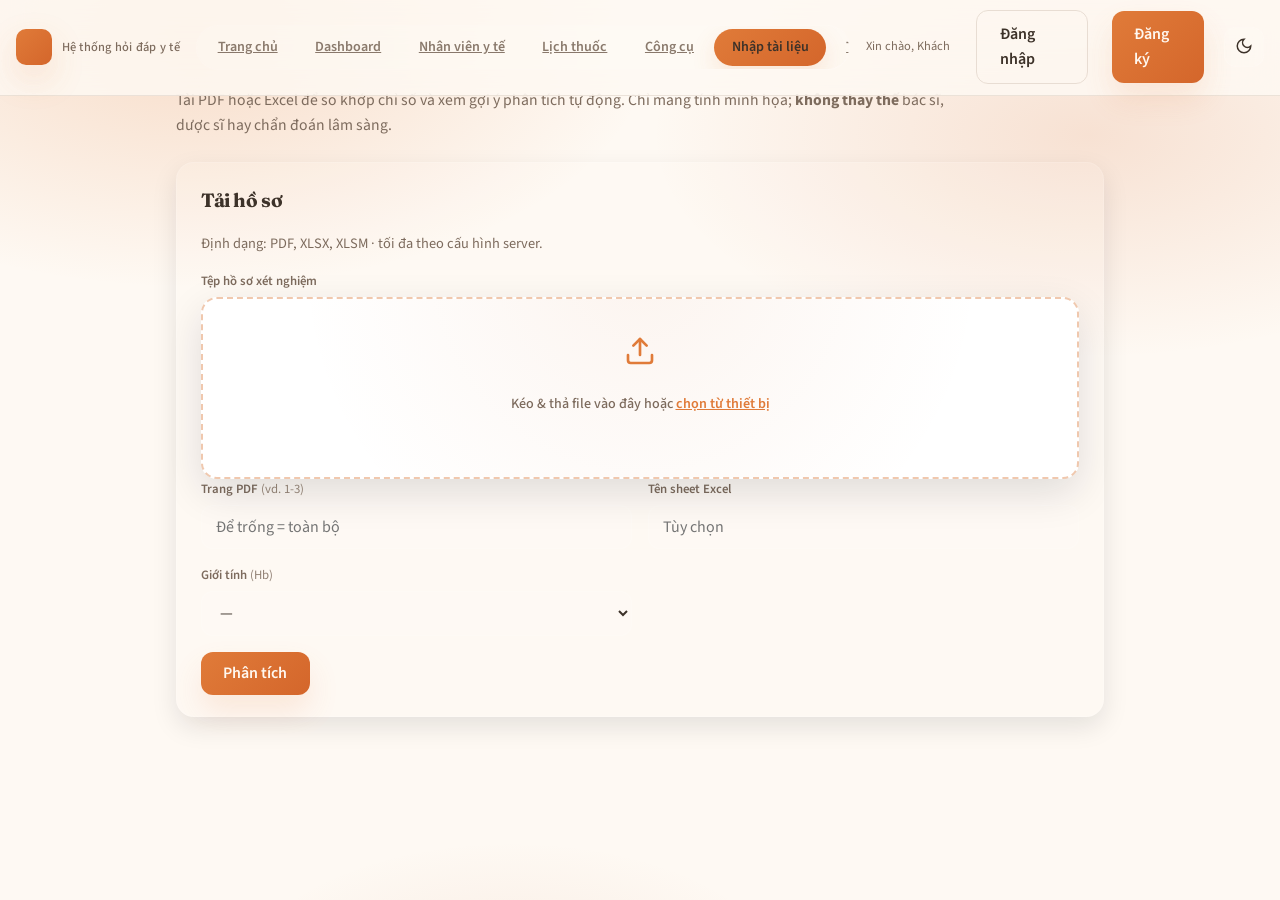
<file: web_ui/nhap-tai-lieu.html>
<!DOCTYPE html>
<html lang="vi">
  <head>
    <meta charset="utf-8" />
    <meta name="viewport" content="width=device-width, initial-scale=1" />
    <meta name="theme-color" content="#d97736" />
    <title>DATN — Nhập tài liệu</title>
    <link rel="preconnect" href="https://fonts.googleapis.com" />
    <link rel="preconnect" href="https://fonts.gstatic.com" crossorigin />
    <link
      href="https://fonts.googleapis.com/css2?family=Fraunces:opsz,wght@9..144,500;700&family=Source+Sans+3:wght@400;500;600;700&display=swap&subset=latin,latin-ext,vietnamese"
      rel="stylesheet"
    />
    <link rel="stylesheet" href="styles.css?v=responsive_v4" />
  </head>
  <body data-protected="true">
    <div class="mesh" aria-hidden="true"></div>

    <header class="topbar">
      <div class="topbar-inner">
        <a class="brand" href="/ui/" aria-label="Trang chủ">
          <span class="brand-mark" aria-hidden="true"></span>
          <span class="brand-text">
            <span class="brand-name">DATN</span>
            <span class="brand-tag brand-tag--soft">Hệ thống hỏi đáp y tế</span>
          </span>
        </a>

        <nav class="tabs" role="navigation" aria-label="Điều hướng">
          <a class="tab" href="/ui/">Trang chủ</a>
          <a class="tab" href="/ui/dashboard.html">Dashboard</a>
          <a class="tab" href="/ui/agent.html">Nhân viên y tế</a>
          <a class="tab" href="/ui/lich-nhac.html">Lịch thuốc</a>
          <a class="tab" href="/ui/cong-cu.html">Công cụ</a>
          <span class="tab is-active" aria-current="page">Nhập tài liệu</span>
          <a class="tab" href="/ui/tin-tuc-y-te.html">Tin tức y tế</a>
        </nav>

        <span class="auth-user" id="authUserLabel"></span>
        <a class="btn ghost btn-auth" id="loginLink" href="/ui/login.html">Đăng nhập</a>
        <button type="button" class="btn secondary btn-auth hidden" id="logoutBtn">Đăng xuất</button>
        <button type="button" class="theme-btn" id="themeToggle" aria-label="Đổi giao diện sáng/tối">
          <span class="icon-moon" aria-hidden="true">
            <svg xmlns="http://www.w3.org/2000/svg" width="18" height="18" viewBox="0 0 24 24" fill="none" stroke="currentColor" stroke-width="2">
              <path d="M12 3a6 6 0 0 0 9 9 9 9 0 1 1-9-9Z" />
            </svg>
          </span>
          <span class="icon-sun hidden" aria-hidden="true">
            <svg xmlns="http://www.w3.org/2000/svg" width="18" height="18" viewBox="0 0 24 24" fill="none" stroke="currentColor" stroke-width="2">
              <circle cx="12" cy="12" r="4" />
              <path d="M12 2v2M12 20v2M4.93 4.93l1.41 1.41M17.66 17.66l1.41 1.41M2 12h2M20 12h2M6.34 17.66l-1.41 1.41M19.07 4.93l-1.41 1.41" />
            </svg>
          </span>
        </button>
      </div>
    </header>

    <main class="main main--with-hero">
      <p class="lede">
        Tải PDF hoặc Excel để so khớp chỉ số và xem gợi ý phân tích tự động. Chỉ mang tính minh họa; <strong>không thay thế</strong> bác sĩ, dược sĩ hay chẩn đoán lâm sàng.
      </p>

      <section class="tab-panel" id="panelMedical" aria-label="Phân tích hồ sơ" data-panel="medical">
        <div class="card">
          <h2 class="card-title">Tải hồ sơ</h2>
          <p class="muted small">Định dạng: PDF, XLSX, XLSM · tối đa theo cấu hình server.</p>
          <form id="medicalForm" class="medical-form">
            <div class="field">
              <label>Tệp hồ sơ xét nghiệm</label>
              <div id="dropZone" class="premium-dropzone">
                <div class="premium-dropzone-glass"></div>
                <div class="premium-dropzone-content">
                  <svg class="premium-dropzone-icon" xmlns="http://www.w3.org/2000/svg" width="32" height="32" viewBox="0 0 24 24" fill="none" stroke="currentColor" stroke-width="2" stroke-linecap="round" stroke-linejoin="round"><path d="M21 15v4a2 2 0 0 1-2 2H5a2 2 0 0 1-2-2v-4"/><polyline points="17 8 12 3 7 8"/><line x1="12" y1="3" x2="12" y2="15"/></svg>
                  <p class="premium-dropzone-text">Kéo &amp; thả file vào đây hoặc <span class="premium-dropzone-browse">chọn từ thiết bị</span></p>
                  <p class="premium-dropzone-filename" id="selectedFileName"></p>
                </div>
                <input type="file" id="medicalFile" class="hidden-file-input" accept=".pdf,.xlsx,.xlsm,application/pdf,application/vnd.openxmlformats-officedocument.spreadsheetml.sheet" style="display: none;" />
              </div>
            </div>
            <div class="field-grid narrow">
              <div class="field">
                <label for="pages">Trang PDF <span class="optional">(vd. 1-3)</span></label>
                <input type="text" id="pages" name="pages" placeholder="Để trống = toàn bộ" />
              </div>
              <div class="field">
                <label for="sheetName">Tên sheet Excel</label>
                <input type="text" id="sheetName" name="sheet_name" placeholder="Tùy chọn" />
              </div>
              <div class="field">
                <label for="patientSex">Giới tính <span class="optional">(Hb)</span></label>
                <select id="patientSex" name="patient_sex">
                  <option value="">—</option>
                  <option value="male">Nam</option>
                  <option value="female">Nữ</option>
                </select>
              </div>
            </div>
            <div class="row-actions">
              <button type="submit" class="btn primary" id="analyzeBtn">Phân tích</button>
            </div>
          </form>
        </div>

        <div class="hidden" id="splitLayout" style="width: 100%;">
          <!-- Right side: Results -->
          <div class="medical-result-panel" style="display:flex; flex-direction:column; gap:1.25rem; width: 100%;">
            <!-- Skeleton Loader -->
            <div id="medicalSkeleton" class="card medical-skeleton hidden" style="margin: 0; padding: 1.5rem;">
              <h3 class="card-title" style="margin: 0 0 0.5rem 0;">Đang phân tích y khoa...</h3>
              <div class="skeleton-header">
                <div class="skeleton-line skeleton-title"></div>
                <div class="skeleton-line skeleton-subtitle"></div>
              </div>
              <div class="skeleton-table">
                <div class="skeleton-row skeleton-table-header">
                  <div class="skeleton-cell"></div>
                  <div class="skeleton-cell"></div>
                  <div class="skeleton-cell"></div>
                  <div class="skeleton-cell"></div>
                </div>
                <div class="skeleton-row">
                  <div class="skeleton-cell"></div>
                  <div class="skeleton-cell"></div>
                  <div class="skeleton-cell"></div>
                  <div class="skeleton-cell"></div>
                </div>
                <div class="skeleton-row">
                  <div class="skeleton-cell"></div>
                  <div class="skeleton-cell"></div>
                  <div class="skeleton-cell"></div>
                  <div class="skeleton-cell"></div>
                </div>
              </div>
              <div class="skeleton-narrative" style="display:flex; flex-direction:column; gap:8px; margin-top:8px;">
                <div class="skeleton-line"></div>
                <div class="skeleton-line"></div>
                <div class="skeleton-line" style="width: 70%;"></div>
              </div>
            </div>

            <div class="card card-output hidden" id="medicalResult" aria-live="polite" style="margin:0;">
              <h2 class="card-title" style="margin-top:0;">Kết quả phân tích</h2>
              <div id="medicalSummary" class="medical-summary"></div>
              <h3 class="card-subtitle">So sánh chỉ số</h3>
              <div class="table-wrap">
                <table class="data-table" id="comparisonsTable">
                  <thead>
                    <tr>
                      <th>Chỉ số</th>
                      <th>Giá trị</th>
                      <th>Tham chiếu</th>
                      <th>Trạng thái</th>
                    </tr>
                  </thead>
                  <tbody id="comparisonsBody"></tbody>
                </table>
              </div>
              <h3 class="card-subtitle hidden" id="narrativeTitle">Tóm tắt tự động</h3>
              <div class="narrative narrative-md hidden" id="narrativeBlock"></div>
              <h3 class="card-subtitle hidden" id="reportCompareTitle">So sánh với tham chiếu trên phiếu</h3>
              <div class="narrative narrative-md hidden" id="reportCompareBlock"></div>
              <h3 class="card-subtitle hidden" id="analysisAdviceTitle">Gợi ý phân tích</h3>
              <div class="narrative narrative-md hidden" id="analysisAdviceBlock"></div>
              <h3 class="card-subtitle hidden" id="suggestedMedsTitle">Thuốc được gợi ý</h3>
              <p id="suggestedMedsHint" class="muted small hidden">
                Trích từ đoạn gợi ý phía trên (minh họa). Không thay cho kê đơn hay hướng dẫn điều trị.
              </p>
              <div class="suggested-meds hidden" id="suggestedMedsBlock" aria-live="polite"></div>
              <details class="raw-json" style="margin-top: 1rem;">
                <summary>Dữ liệu chi tiết</summary>
                <pre id="rawJson"></pre>
              </details>
            </div>
          </div>
        </div>
      </section>
    </main>

    <script src="auth.js?v=auth_v3"></script>
    <script src="app.js?v=warm3"></script>
  </body>
</html>
</file>
<file: web_ui/styles.css>
/* Warm Healthcare Theme: warm cream + terracotta accent */

:root {
  /* Light - Warm tones */
  --bg: #fef9f3;
  --bg-elevated: #ffffff;
  --bg-warm: #faf5ef;
  --ink: #3d3229;
  --muted: #7d6b5d;
  --line: #e8ddd3;

  --accent: #e07b39;
  --accent-2: #d4662b;
  --accent-soft: rgba(224, 123, 57, 0.14);
  --accent-contrast: #fff8f0;

  --warm: #e07b39;
  --danger: #c45c4a;
  --ok: #7a9e6d;
  --warn-bg: rgba(224, 123, 57, 0.12);

  --radius: 18px;
  --radius-sm: 12px;
  --shadow: 0 14px 40px rgba(11, 18, 32, 0.12);
  --shadow-soft: 0 10px 26px rgba(11, 18, 32, 0.10);
  --header-h: 4.25rem;

  --font-sans: "Source Sans 3", "Segoe UI", "Helvetica Neue", Arial, system-ui, sans-serif;
  --font-display: "Fraunces", "Source Sans 3", "Segoe UI", "Helvetica Neue", Arial, system-ui, sans-serif;
}

.dark {
  /* Dark - Warm tones */
  --bg: #2d2520;
  --bg-elevated: rgba(255, 255, 255, 0.06);
  --ink: rgba(255, 249, 243, 0.92);
  --muted: rgba(255, 249, 243, 0.68);
  --line: rgba(255, 249, 243, 0.12);

  --accent: #f4a261;
  --accent-2: #e9b384;
  --accent-soft: rgba(244, 162, 97, 0.16);
  --accent-contrast: #3d3229;

  --warm: #f4a261;
  --danger: #e07b5f;
  --ok: #8fb386;
  --warn-bg: rgba(244, 162, 97, 0.12);

  --shadow: 0 18px 46px rgba(45, 37, 32, 0.40);
  --shadow-soft: 0 12px 30px rgba(45, 37, 32, 0.26);
}

*,
*::before,
*::after {
  box-sizing: border-box;
}

html {
  color-scheme: light;
  /* Giảm chữ “răng cưa” / độ dày không đều (nhất là Windows) */
  -webkit-font-smoothing: antialiased;
  -moz-osx-font-smoothing: grayscale;
  text-rendering: optimizeLegibility;
}

html.dark {
  color-scheme: dark;
}

body {
  margin: 0;
  min-height: 100vh;
  font-family: var(--font-sans);
  font-size: 1.02rem;
  line-height: 1.6;
  color: var(--ink);
  background: var(--bg);
  padding: calc(var(--header-h) + 1.25rem) 1rem 3rem;
  overflow-x: hidden;
}

.mesh {
  position: fixed;
  inset: 0;
  z-index: -1;
  pointer-events: none;
  background:
    radial-gradient(ellipse 60% 45% at 15% 5%, rgba(224, 123, 57, 0.22), transparent 60%),
    radial-gradient(ellipse 55% 40% at 85% 15%, rgba(212, 102, 43, 0.16), transparent 62%),
    radial-gradient(ellipse 40% 30% at 40% 110%, rgba(196, 113, 75, 0.10), transparent 55%),
    var(--bg);
}

.dark .mesh {
  background: inherit;
}

/* Header */
.topbar {
  position: fixed;
  top: 0;
  left: 0;
  right: 0;
  z-index: 100;
  background: color-mix(in srgb, var(--bg) 82%, transparent);
  backdrop-filter: blur(18px);
  -webkit-backdrop-filter: blur(18px);
  border-bottom: 1px solid color-mix(in srgb, var(--line) 80%, transparent);
}

.topbar-inner {
  max-width: 90rem;
  margin: 0 auto;
  padding: 0.65rem 1rem;
  display: flex;
  align-items: center;
  gap: 1rem;
  flex-wrap: nowrap;
  min-height: var(--header-h);
}

.brand {
  display: flex;
  align-items: center;
  gap: 0.6rem;
  text-decoration: none;
  color: inherit;
  margin-right: 0;
  flex-shrink: 0;
}

.brand-mark {
  width: 2.25rem;
  height: 2.25rem;
  border-radius: 10px;
  background: linear-gradient(135deg, var(--accent), var(--accent-2));
  box-shadow: 0 14px 34px rgba(224, 123, 57, 0.18);
}

.dark .brand-mark {
  background: linear-gradient(135deg, var(--accent), var(--accent-2));
  box-shadow: 0 14px 34px rgba(244, 162, 97, 0.18);
}

.brand-text {
  display: flex;
  flex-direction: column;
  gap: 0.05rem;
  line-height: 1.15;
}

.brand-name {
  display: none;
}

.brand-tag {
  font-size: 0.7rem;
  font-weight: 600;
  text-transform: uppercase;
  letter-spacing: 0.08em;
  color: var(--muted);
}

.brand-tag--soft {
  text-transform: none;
  letter-spacing: 0.02em;
  font-size: 0.78rem;
  font-weight: 500;
}

/* Tabs */
.tabs {
  display: inline-flex;
  padding: 0.2rem;
  border-radius: 999px;
  background: rgba(255, 255, 255, 0.06);
  border: 1px solid rgba(255, 255, 255, 0.10);
  gap: 0.15rem;
  margin-left: auto;
  margin-right: auto;
  max-width: calc(100% - 12rem);
  overflow-x: auto;
  overflow-y: hidden;
  white-space: nowrap;
  scrollbar-width: none;
}

.tabs::-webkit-scrollbar {
  display: none;
}

.tab {
  font-family: inherit;
  font-size: 0.88rem;
  font-weight: 600;
  padding: 0.45rem 1.1rem;
  border: none;
  border-radius: 999px;
  background: transparent;
  color: color-mix(in srgb, var(--muted) 90%, transparent);
  cursor: pointer;
  transition: background 0.15s, color 0.15s;
}

@media (max-width: 1200px) {
  .tab {
    padding: 0.4rem 0.75rem;
    font-size: 0.84rem;
  }
  .tabs {
    max-width: calc(100% - 8rem);
  }
}

@media (max-width: 992px) {
  .tab {
    padding: 0.35rem 0.55rem;
    font-size: 0.78rem;
  }
  .tabs {
    max-width: calc(100% - 4rem);
  }
}

@media (max-width: 768px) {
  .topbar-inner {
    flex-wrap: wrap;
    justify-content: space-between;
    padding: 0.5rem 1rem;
  }
  .tabs {
    order: 3;
    flex-basis: 100%;
    max-width: 100%;
    margin-top: 0.5rem;
    justify-content: center;
    border-radius: 12px;
  }
  .tab {
    font-size: 0.8rem;
    padding: 0.4rem 0.6rem;
  }
}

.tab:hover {
  color: var(--ink);
}

.tab.is-active {
  background: linear-gradient(135deg, var(--accent), var(--accent-2));
  color: #3d3229;
  box-shadow: 0 10px 24px rgba(224, 123, 57, 0.16);
}

.dark .tab.is-active {
  color: var(--accent-contrast);
}

.theme-btn {
  flex-shrink: 0;
  margin-left: 0.25rem;
  width: 2.5rem;
  height: 2.5rem;
  display: inline-flex;
  align-items: center;
  justify-content: center;
  border: 1px solid rgba(255, 255, 255, 0.12);
  border-radius: var(--radius-sm);
  background: rgba(255, 255, 255, 0.06);
  color: var(--ink);
  cursor: pointer;
  transition: border-color 0.15s, background 0.15s;
}

.auth-user {
  font-size: 0.78rem;
  color: var(--muted);
  white-space: nowrap;
}

.btn-auth {
  padding: 0.45rem 0.8rem;
  font-size: 0.82rem;
  text-decoration: none;
}

.auth-main {
  max-width: 34rem;
}

.auth-card {
  margin-top: 2rem;
}

.theme-btn:hover {
  border-color: color-mix(in srgb, var(--accent) 65%, rgba(255, 255, 255, 0.18));
}

.icon-sun.hidden,
.icon-moon.hidden {
  display: none !important;
}

/* Main */
.main {
  max-width: 58rem;
  margin: 0 auto;
}

.lede {
  margin: 0 0 1.5rem;
  font-size: 0.98rem;
  color: var(--muted);
  max-width: 48rem;
}

.card {
  background: rgba(255, 255, 255, 0.06);
  border: 1px solid rgba(255, 255, 255, 0.12);
  border-radius: var(--radius);
  padding: 1.35rem 1.5rem;
  margin-bottom: 1.1rem;
  box-shadow: var(--shadow-soft);
}

.card-settings {
  margin-bottom: 1.5rem;
}

.card-title {
  margin: 0 0 1rem;
  font-family: var(--font-display);
  font-size: 1.2rem;
  font-weight: 700;
  letter-spacing: -0.02em;
}

.card-subtitle {
  margin: 1.35rem 0 0.65rem;
  font-size: 0.85rem;
  font-weight: 700;
  text-transform: uppercase;
  letter-spacing: 0.06em;
  color: var(--muted);
}

.field-grid {
  display: grid;
  gap: 1rem;
}

@media (min-width: 560px) {
  .field-grid {
    grid-template-columns: 1fr 1fr;
  }

  .field-grid.narrow {
    grid-template-columns: repeat(2, minmax(0, 1fr));
  }
}

.field {
  display: flex;
  flex-direction: column;
  gap: 0.35rem;
}

.field label {
  font-size: 0.8rem;
  font-weight: 600;
  color: var(--muted);
}

.optional {
  font-weight: 400;
  opacity: 0.85;
}

input[type="url"],
input[type="password"],
input[type="text"],
input[type="file"],
select,
textarea {
  width: 100%;
  padding: 0.6rem 0.85rem;
  border-radius: var(--radius-sm);
  border: 1px solid rgba(255, 255, 255, 0.14);
  background: rgba(255, 255, 255, 0.05);
  color: var(--ink);
  font-family: inherit;
  font-size: 1rem;
}

textarea {
  resize: vertical;
  min-height: 6rem;
}

input:focus,
select:focus,
textarea:focus {
  outline: none;
  border-color: color-mix(in srgb, var(--accent) 80%, white 0%);
  box-shadow: 0 0 0 4px var(--accent-soft);
}

.field-check {
  justify-content: center;
}

.check {
  display: flex;
  align-items: center;
  gap: 0.5rem;
  font-size: 0.95rem;
  cursor: pointer;
  user-select: none;
}

.check input {
  width: auto;
}

.row-actions {
  display: flex;
  flex-wrap: wrap;
  align-items: center;
  gap: 0.75rem;
  margin-top: 1rem;
}

.row-split {
  display: flex;
  flex-wrap: wrap;
  gap: 1rem;
  align-items: flex-end;
  margin-top: 1rem;
}

.row-split .grow {
  flex: 1 1 14rem;
}

.row-split input[type="range"] {
  width: 100%;
  accent-color: var(--accent);
}

.btn {
  font-family: inherit;
  font-weight: 600;
  font-size: 1rem;
  padding: 0.65rem 1.4rem;
  border-radius: var(--radius-sm);
  border: none;
  cursor: pointer;
  transition: transform 0.08s, filter 0.12s, box-shadow 0.12s;
}

.btn:active:not(:disabled) {
  transform: scale(0.98);
}

.btn:disabled {
  opacity: 0.45;
  cursor: not-allowed;
}

.btn.primary {
  background: linear-gradient(135deg, var(--accent), var(--accent-2));
  color: #fff8f0;
  box-shadow: 0 16px 30px rgba(224, 123, 57, 0.14);
}

.btn.primary:hover:not(:disabled) {
  filter: brightness(1.08);
}

.btn.secondary {
  background: transparent;
  border: 1px solid rgba(255, 255, 255, 0.14);
  color: color-mix(in srgb, var(--muted) 92%, transparent);
}

.btn.secondary:hover {
  border-color: color-mix(in srgb, var(--accent) 70%, rgba(255, 255, 255, 0.18));
  color: var(--ink);
}

.pill-status {
  font-size: 0.88rem;
  color: var(--muted);
}

.pill-status.ok {
  color: var(--ok);
  font-weight: 600;
}

.pill-status.err {
  color: var(--danger);
  font-weight: 600;
}

.kbd-hint {
  margin: 0.85rem 0 0;
  font-size: 0.85rem;
  color: var(--muted);
}

kbd {
  font-family: inherit;
  font-size: 0.8em;
  padding: 0.1rem 0.35rem;
  border: 1px solid rgba(255, 255, 255, 0.14);
  border-radius: 4px;
  background: rgba(255, 255, 255, 0.06);
}

.muted {
  color: var(--muted);
}

.small {
  font-size: 0.9rem;
  margin: 0 0 1rem;
}

.tab-panel.hidden {
  display: none !important;
}

.answer-body {
  white-space: pre-wrap;
  word-break: break-word;
  line-height: 1.65;
}

.sources-list {
  list-style: none;
  margin: 0;
  padding: 0;
}

.sources-list li {
  padding: 0.85rem 0;
  border-bottom: 1px solid var(--line);
  font-size: 0.95rem;
}

.sources-list li:last-child {
  border-bottom: none;
}

.sources-list a {
  color: var(--accent);
  word-break: break-all;
}

.sources-list a:hover {
  text-decoration: underline;
}

.callout {
  margin-top: 1rem;
  padding: 0.85rem 1rem;
  border-radius: var(--radius-sm);
  font-size: 0.92rem;
  line-height: 1.5;
}

.callout.warn {
  border-left: 4px solid var(--warm);
  background: var(--warn-bg);
  color: var(--ink);
}

/* Medical */
.medical-summary {
  display: grid;
  gap: 0.5rem;
  margin-bottom: 0.5rem;
  font-size: 0.95rem;
}

.medical-summary dl {
  margin: 0;
  display: grid;
  grid-template-columns: auto 1fr;
  gap: 0.25rem 1rem;
}

.medical-summary dt {
  color: var(--muted);
  font-weight: 600;
}

.medical-summary dd {
  margin: 0;
}

.table-wrap {
  overflow-x: auto;
  border: 1px solid var(--line);
  border-radius: var(--radius-sm);
}

.data-table {
  width: 100%;
  border-collapse: collapse;
  font-size: 0.88rem;
}

.data-table th,
.data-table td {
  padding: 0.55rem 0.75rem;
  text-align: left;
  border-bottom: 1px solid var(--line);
}

.data-table th {
  background: color-mix(in srgb, var(--accent) 8%, transparent);
  font-weight: 700;
  white-space: nowrap;
}

.data-table tbody tr:last-child td {
  border-bottom: none;
}

.status-pill {
  display: inline-block;
  padding: 0.15rem 0.45rem;
  border-radius: 4px;
  font-size: 0.8rem;
  font-weight: 600;
}

.status-within_reference {
  background: color-mix(in srgb, var(--ok) 18%, transparent);
  color: var(--ok);
}

.status-below_reference,
.status-above_reference {
  background: color-mix(in srgb, var(--warm) 22%, transparent);
  color: var(--warm);
}

.status-unmatched,
.status-unit_mismatch {
  background: color-mix(in srgb, var(--muted) 15%, transparent);
  color: var(--muted);
}

.narrative {
  white-space: pre-wrap;
  padding: 1rem;
  border-radius: var(--radius-sm);
  border: 1px solid var(--line);
  background: var(--bg);
  font-size: 0.95rem;
  line-height: 1.6;
}

/* LLM: render markdown nhẹ (##, **, list) — không dùng pre-wrap */
.narrative.narrative-md {
  white-space: normal;
}

.narrative-md .md-h3 {
  margin: 0 0 0.65rem;
  font-family: var(--font-display);
  font-size: 1.12rem;
  font-weight: 700;
  letter-spacing: -0.02em;
  color: var(--ink);
  line-height: 1.3;
}

.narrative-md .md-h4 {
  margin: 1rem 0 0.45rem;
  font-size: 1rem;
  font-weight: 700;
  color: var(--accent);
  line-height: 1.35;
}

.narrative-md .md-h4:first-child {
  margin-top: 0;
}

.narrative-md .md-p {
  margin: 0 0 0.65rem;
}

.narrative-md .md-p:last-child {
  margin-bottom: 0;
}

.narrative-md .md-ul {
  margin: 0 0 0.75rem;
  padding-left: 1.25rem;
}

.narrative-md .md-ul li {
  margin-bottom: 0.35rem;
}

.narrative-md strong {
  font-weight: 700;
  color: var(--ink);
}

/* Thuốc gợi ý (trích từ LLM; ảnh tuỳ dataset crawl) */
.suggested-meds {
  display: grid;
  gap: 0.75rem;
  margin-top: 0.35rem;
}

@media (min-width: 520px) {
  .suggested-meds {
    grid-template-columns: repeat(auto-fill, minmax(16rem, 1fr));
  }
}

.suggested-med-card {
  display: flex;
  gap: 0.85rem;
  align-items: flex-start;
  padding: 0.9rem 1rem;
  border-radius: var(--radius-sm);
  border: 1px solid var(--line);
  background: var(--bg-elevated);
  box-shadow: var(--shadow);
}

.suggested-med-icon {
  flex-shrink: 0;
  width: 3.5rem;
  height: 3.5rem;
  display: flex;
  align-items: center;
  justify-content: center;
  color: var(--accent);
}

.suggested-med-svg {
  width: 3.25rem;
  height: 3.25rem;
  display: block;
}

.suggested-med-name {
  margin: 0 0 0.35rem;
  font-size: 1rem;
  font-weight: 700;
  color: var(--ink);
}

.suggested-med-snippet {
  margin: 0;
  font-size: 0.92rem;
  line-height: 1.55;
  color: var(--muted);
  word-break: break-word;
}

.suggested-med-body {
  min-width: 0;
  flex: 1;
}

.suggested-med-pill-images {
  margin-top: 0.65rem;
}

.suggested-med-pill-images .chat-drug-img-grid {
  max-width: 100%;
}

.suggested-med-img-note {
  margin: 0.4rem 0 0;
  font-size: 0.78rem;
}

.text-preview {
  margin: 0;
  padding: 1rem;
  max-height: 14rem;
  overflow: auto;
  font-size: 0.82rem;
  line-height: 1.45;
  border-radius: var(--radius-sm);
  border: 1px solid var(--line);
  background: var(--bg);
  white-space: pre-wrap;
  word-break: break-word;
}

.raw-json {
  margin-top: 1rem;
  font-size: 0.85rem;
}

.raw-json summary {
  cursor: pointer;
  font-weight: 600;
  color: var(--muted);
  margin-bottom: 0.5rem;
}

.raw-json pre {
  margin: 0;
  padding: 1rem;
  overflow: auto;
  max-height: 16rem;
  border-radius: var(--radius-sm);
  border: 1px solid var(--line);
  background: var(--bg);
  font-size: 0.78rem;
  line-height: 1.4;
}

.hidden {
  display: none !important;
}

.skel {
  animation: pulse 1.1s ease-in-out infinite;
  color: var(--muted);
}

@keyframes pulse {
  0%,
  100% {
    opacity: 0.45;
  }
  50% {
    opacity: 1;
  }
}

/* Chat page — two-sided assistant layout (Meta AI style) */
.sr-only {
  position: absolute;
  width: 1px;
  height: 1px;
  padding: 0;
  margin: -1px;
  overflow: hidden;
  clip: rect(0, 0, 0, 0);
  white-space: nowrap;
  border: 0;
}

body.chat-page {
  --chat-surface: var(--bg-elevated);
  --chat-border: var(--line);
  --chat-user-bg: var(--accent);
  --chat-user-text: var(--accent-contrast);
  --chat-assistant-bg: color-mix(in srgb, var(--bg-elevated) 92%, var(--accent-soft));
  --chat-assistant-text: var(--ink);
  --chat-input-bg: color-mix(in srgb, var(--bg) 88%, white);
  padding-bottom: 0;
  display: flex;
  flex-direction: column;
  min-height: 100vh;
  background: var(--bg);
}

html.dark body.chat-page {
  --chat-surface: color-mix(in srgb, var(--bg) 70%, rgba(255, 255, 255, 0.06));
  --chat-border: var(--line);
  --chat-user-bg: linear-gradient(135deg, var(--accent), var(--accent-2));
  --chat-user-text: #071225;
  --chat-assistant-bg: color-mix(in srgb, var(--bg-elevated) 86%, rgba(244, 162, 97, 0.10));
  --chat-assistant-text: var(--ink);
  --chat-input-bg: color-mix(in srgb, var(--bg) 82%, rgba(255, 255, 255, 0.06));
}

body.chat-page .mesh {
  opacity: 0.2;
}

.chat-main {
  flex: 1;
  display: flex;
  flex-direction: column;
  gap: 0.65rem;
  min-height: 0;
  max-width: min(100%, 46rem);
  margin: 0 auto;
  width: 100%;
  padding-left: 0.5rem;
  padding-right: 0.5rem;
}

.chat-settings {
  padding: 0.55rem 0.85rem;
  background: var(--chat-surface);
  border: 1px solid var(--chat-border);
  border-radius: 12px;
  box-shadow: 0 1px 2px rgba(0, 0, 0, 0.06);
}

.chat-settings-summary {
  cursor: pointer;
  font-family: var(--font-sans);
  font-weight: 600;
  font-size: 0.95rem;
  list-style: none;
}

.chat-settings summary::-webkit-details-marker {
  display: none;
}

.chat-shell {
  display: flex;
  flex-direction: column;
  flex: 1;
  min-height: min(72vh, 38rem);
  padding: 0;
  overflow: hidden;
  background: var(--chat-surface);
  border: 1px solid var(--chat-border);
  border-radius: 16px;
  box-shadow: var(--shadow);
}

html.dark .chat-shell {
  box-shadow: 0 8px 28px rgba(0, 0, 0, 0.4);
}

.chat-thread-header {
  display: flex;
  align-items: center;
  gap: 0.65rem;
  padding: 0.65rem 0.85rem;
  border-bottom: 1px solid var(--chat-border);
  background: var(--chat-surface);
  flex-shrink: 0;
}

.chat-thread-meta {
  flex: 1;
  min-width: 0;
}

.chat-clear-btn {
  flex-shrink: 0;
  padding: 0.35rem 0.65rem;
  font-size: 0.78rem;
  font-weight: 600;
  color: var(--muted);
  background: transparent;
  border: 1px solid var(--chat-border);
  border-radius: 999px;
  cursor: pointer;
  transition: color 0.15s, border-color 0.15s, background 0.15s;
}

.chat-clear-btn:hover {
  color: var(--ink);
  border-color: color-mix(in srgb, var(--accent) 45%, var(--chat-border));
  background: color-mix(in srgb, var(--accent) 8%, transparent);
}

.chat-thread-avatar {
  width: 40px;
  height: 40px;
  border-radius: 50%;
  background: linear-gradient(145deg, var(--accent), color-mix(in srgb, var(--accent) 72%, #000));
  color: var(--accent-contrast);
  font-weight: 700;
  font-size: 1rem;
  display: flex;
  align-items: center;
  justify-content: center;
  flex-shrink: 0;
  box-shadow: 0 2px 8px color-mix(in srgb, var(--accent) 30%, transparent);
}

.chat-thread-title {
  font-weight: 700;
  font-size: 1.02rem;
  color: var(--ink);
  line-height: 1.2;
}

.chat-thread-status {
  font-size: 0.78rem;
  color: var(--ok);
  margin-top: 0.15rem;
}

html.dark .chat-thread-status {
  color: color-mix(in srgb, var(--ok) 85%, white 0%);
}

.chat-messages {
  flex: 1;
  min-height: 10rem;
  overflow-y: auto;
  overflow-x: hidden;
  padding: 0.5rem 0.6rem 0.45rem;
  display: flex;
  flex-direction: column;
  gap: 0.25rem;
  background: var(--bg);
}

.chat-row {
  animation: chat-in 0.18s ease-out;
}

@keyframes chat-in {
  from {
    opacity: 0;
    transform: translateY(8px);
  }
  to {
    opacity: 1;
    transform: translateY(0);
  }
}

.chat-row-flex {
  display: flex;
  align-items: flex-end;
  gap: 0.5rem;
  max-width: 100%;
}

.chat-row--user .chat-row-flex {
  justify-content: flex-end;
}

.chat-row--assistant .chat-row-flex {
  justify-content: flex-start;
}

.chat-avatar {
  width: 0;
  height: 0;
  display: none;
}

.chat-row--assistant .chat-avatar {
  width: 26px;
  height: 26px;
  border-radius: 50%;
  background: linear-gradient(145deg, var(--accent), color-mix(in srgb, var(--accent) 70%, #000));
  color: #fff;
  font-size: 0.72rem;
  font-weight: 700;
  display: flex;
  align-items: center;
  justify-content: center;
  flex-shrink: 0;
  margin-bottom: 4px;
  user-select: none;
  box-shadow: 0 1px 4px color-mix(in srgb, var(--accent) 35%, transparent);
}

.chat-bubble {
  max-width: min(85%, 34rem);
}

.chat-bubble-inner {
  padding: 0.62rem 0.9rem 0.66rem;
  font-size: 0.96rem;
  line-height: 1.45;
  border: 1px solid var(--chat-border);
  box-shadow: none;
}

.chat-bubble--user .chat-bubble-inner {
  background: var(--chat-user-bg);
  color: var(--chat-user-text);
  border-color: color-mix(in srgb, var(--chat-user-bg) 70%, var(--chat-border));
  border-radius: 18px 18px 6px 18px;
}

.chat-bubble--user .chat-bubble-inner a {
  color: color-mix(in srgb, var(--chat-user-text) 88%, #9cd2ff);
  text-decoration: underline;
}

.chat-bubble--assistant .chat-bubble-inner {
  background: var(--chat-assistant-bg);
  color: var(--chat-assistant-text);
  border-color: var(--chat-border);
  border-radius: 18px 18px 18px 6px;
}

.chat-bubble--assistant .chat-bubble-inner a {
  color: var(--accent);
}

.chat-bubble-inner.chat-error {
  background: color-mix(in srgb, var(--danger) 12%, var(--chat-assistant-bg)) !important;
  color: var(--chat-assistant-text);
  border-radius: 18px 18px 18px 4px;
}

.readiness-banner {
  margin: 0 0.5rem 0.65rem;
  padding: 0.5rem 0.75rem;
  font-size: 0.88rem;
  line-height: 1.45;
  border-radius: 10px;
  border: 1px solid color-mix(in srgb, var(--accent) 35%, var(--chat-border));
  background: color-mix(in srgb, var(--accent) 8%, var(--chat-surface));
  color: var(--chat-assistant-text);
}

.chat-bubble-inner p {
  margin: 0 0 0.4rem;
}

.chat-bubble-inner p:last-child {
  margin-bottom: 0;
}

.chat-muted {
  color: color-mix(in srgb, var(--chat-assistant-text) 62%, transparent);
  margin: 0;
  font-size: 0.92rem;
}

.chat-composer-bar {
  flex-shrink: 0;
  padding: 0.5rem 0.65rem 0.6rem;
  background: var(--chat-surface);
  border-top: 1px solid var(--chat-border);
}

.chat-composer-pill {
  display: flex;
  align-items: flex-end;
  gap: 0.4rem;
  background: var(--chat-input-bg);
  border-radius: 22px;
  padding: 0.3rem 0.35rem 0.3rem 0.85rem;
  min-height: 2.65rem;
}

.chat-input {
  flex: 1;
  min-height: 2rem;
  max-height: 7rem;
  resize: none;
  padding: 0.45rem 0;
  border: none;
  background: transparent;
  color: var(--chat-assistant-text);
  font-family: inherit;
  font-size: 0.98rem;
  line-height: 1.4;
}

.chat-input::placeholder {
  color: color-mix(in srgb, var(--chat-assistant-text) 45%, transparent);
}

.chat-input:focus {
  outline: none;
}

.chat-send {
  flex-shrink: 0;
  width: 40px;
  height: 40px;
  border-radius: 50%;
  border: none;
  background: var(--chat-user-bg);
  color: #fff;
  cursor: pointer;
  display: flex;
  align-items: center;
  justify-content: center;
  transition: transform 0.12s ease, filter 0.12s ease;
}

.chat-send:hover {
  filter: brightness(1.06);
}

.chat-send:active {
  transform: scale(0.96);
}

.chat-send:disabled {
  opacity: 0.45;
  cursor: not-allowed;
  transform: none;
}

.chat-hint {
  margin: 0.4rem 0.35rem 0;
  font-size: 0.72rem;
  color: color-mix(in srgb, var(--chat-assistant-text) 48%, transparent);
  text-align: center;
}

.chat-hint kbd {
  font-size: 0.68rem;
}

/* Backend selector */
.chat-backend-selector {
  display: flex !important;
  align-items: center;
  gap: 0.5rem;
  margin: 0.5rem 0.35rem 0.3rem;
  padding: 0.3rem 0;
  visibility: visible !important;
  opacity: 1 !important;
}

.chat-backend-label {
  font-size: 0.75rem;
  color: var(--muted);
  font-weight: 500;
}

.chat-backend-select {
  font-size: 0.75rem;
  padding: 0.25rem 0.5rem;
  border: 1px solid var(--line);
  border-radius: var(--radius-sm);
  background: var(--bg-elevated);
  color: var(--ink);
  cursor: pointer;
  font-family: var(--font-sans);
}

.chat-backend-select:hover {
  border-color: var(--accent);
}

.chat-backend-select:focus {
  outline: 2px solid var(--accent-soft);
  border-color: var(--accent);
}

.chat-legal-hint {
  margin: 0.55rem 0.75rem 0;
  font-size: 0.72rem;
  line-height: 1.45;
  color: color-mix(in srgb, var(--chat-assistant-text) 55%, transparent);
  text-align: center;
}

.chat-legal-hint strong {
  font-weight: 600;
  color: color-mix(in srgb, var(--chat-assistant-text) 72%, transparent);
}

.chat-bubble-inner .chat-answer {
  margin-bottom: 0;
}

.chat-bubble-inner .chat-details {
  margin-top: 0.55rem;
}

.chat-details {
  margin: 0.25rem 0 0;
  max-width: 100%;
}

.chat-details > summary {
  cursor: pointer;
  font-size: 0.82rem;
  font-weight: 500;
  color: color-mix(in srgb, var(--chat-assistant-text) 58%, transparent);
  padding: 0.2rem 0;
}

.chat-bubble--user .chat-details > summary {
  color: color-mix(in srgb, #fff 80%, transparent);
}

.chat-details-body {
  margin-top: 0.45rem;
  padding: 0.65rem;
  border-radius: 12px;
  border: 1px solid color-mix(in srgb, var(--chat-assistant-text) 12%, transparent);
  background: color-mix(in srgb, var(--chat-surface) 88%, transparent);
}

.chat-bubble--user .chat-details-body {
  border-color: color-mix(in srgb, #fff 22%, transparent);
  background: color-mix(in srgb, #000 12%, transparent);
}

.chat-details-title {
  margin: 0.65rem 0 0.3rem;
  font-size: 0.72rem;
  font-weight: 700;
  color: color-mix(in srgb, var(--chat-assistant-text) 55%, transparent);
  text-transform: uppercase;
  letter-spacing: 0.04em;
}

.chat-bubble--user .chat-details-title {
  color: color-mix(in srgb, #fff 72%, transparent);
}

.chat-details-title:first-child {
  margin-top: 0;
}

.chat-sources {
  margin: 0;
  padding-left: 1rem;
  font-size: 0.86rem;
}

.chat-sources-footer {
  margin-top: 0.75rem;
  padding-top: 0.65rem;
  border-top: 1px solid color-mix(in srgb, var(--chat-assistant-text) 14%, transparent);
}

.chat-sources-title {
  margin: 0 0 0.35rem;
  font-size: 0.72rem;
  font-weight: 700;
  color: color-mix(in srgb, var(--chat-assistant-text) 55%, transparent);
  text-transform: uppercase;
  letter-spacing: 0.04em;
}

.chat-retrieval {
  margin: 0.65rem 0 0;
  padding: 0.45rem 0.55rem;
  font-size: 0.82rem;
  line-height: 1.35;
  border-radius: 0.35rem;
  border: 1px solid color-mix(in srgb, var(--chat-assistant-text) 12%, transparent);
  background: color-mix(in srgb, var(--chat-assistant-text) 6%, transparent);
}

.chat-retrieval--high {
  border-color: color-mix(in srgb, var(--ok) 35%, transparent);
  background: color-mix(in srgb, var(--ok) 10%, transparent);
}

.chat-retrieval--mid {
  border-color: color-mix(in srgb, #f9a825 40%, transparent);
  background: color-mix(in srgb, #f9a825 8%, transparent);
}

.chat-retrieval--low {
  border-color: color-mix(in srgb, #c62828 28%, transparent);
  background: color-mix(in srgb, #c62828 8%, transparent);
}

.chat-drug-images {
  margin-top: 0.75rem;
  padding-top: 0.65rem;
  border-top: 1px solid color-mix(in srgb, var(--chat-assistant-text) 14%, transparent);
}

.chat-drug-img-grid {
  display: grid;
  grid-template-columns: repeat(auto-fill, minmax(7rem, 1fr));
  gap: 0.5rem;
}

.chat-drug-img {
  margin: 0;
  border-radius: 0.35rem;
  overflow: hidden;
  background: color-mix(in srgb, var(--chat-assistant-text) 8%, transparent);
}

.chat-drug-img img {
  display: block;
  width: 100%;
  height: auto;
  max-height: 8rem;
  object-fit: contain;
  vertical-align: middle;
}

.chat-pre {
  max-height: 9rem;
  font-size: 0.74rem;
}

.chat-retrieval-meta {
  margin: 0 0 0.35rem;
  font-size: 0.8rem;
}

.chat-retrieval-full {
  max-height: min(50vh, 28rem);
  overflow: auto;
  white-space: pre-wrap;
  word-break: break-word;
}

.chat-nested-json {
  margin-top: 0.55rem;
}

.chat-subgraph-wrapper {
  margin-top: 1.25rem;
  padding: 1.25rem;
  border-radius: 16px;
  background: linear-gradient(135deg, rgba(217, 119, 54, 0.03), rgba(217, 119, 54, 0.07));
  border: 1px dashed rgba(217, 119, 54, 0.35);
  box-shadow: 0 4px 20px -4px rgba(0, 0, 0, 0.04);
  transition: all 0.3s ease;
}

.chat-subgraph-title {
  font-family: var(--font-sans);
  font-size: 0.88rem;
  font-weight: 700;
  text-transform: uppercase;
  letter-spacing: 0.06em;
  color: #d97736;
  margin-bottom: 0.5rem;
  display: flex;
  align-items: center;
  gap: 8px;
}

.chat-subgraph-title::before {
  content: "";
  display: inline-block;
  width: 8px;
  height: 8px;
  border-radius: 50%;
  background: #d97736;
  box-shadow: 0 0 8px rgba(217, 119, 54, 0.8);
}

.chat-subgraph-canvas {
  transition: box-shadow 0.3s ease, border-color 0.3s ease;
}

.chat-subgraph-canvas:hover {
  box-shadow: 0 8px 30px rgba(0, 0, 0, 0.07);
  border-color: rgba(217, 119, 54, 0.5) !important;
}

.chat-subgraph-hint {
  margin-top: 0.5rem;
  font-size: 0.76rem;
  color: var(--muted);
  font-style: italic;
  text-align: right;
}

.card-output:empty {
  display: none;
}

/* Agent page: sidebar + multi-thread (ChatGPT-style) */
.chat-page-layout {
  flex: 1;
  display: grid;
  grid-template-columns: minmax(0, 17.5rem) minmax(0, 1fr);
  gap: 0.75rem;
  min-height: 0;
  width: 100%;
  max-width: 72rem;
  margin: 0 auto;
  padding: 0 0.5rem 1rem;
  align-items: stretch;
}

.chat-page-layout.chat-sidebar-collapsed {
  grid-template-columns: minmax(0, 1fr);
}

.chat-page-layout.chat-sidebar-collapsed .chat-sidebar {
  display: none;
}

.chat-sidebar {
  display: flex;
  flex-direction: column;
  min-height: min(72vh, 38rem);
  max-height: calc(100vh - var(--header-h) - 2rem);
  background: var(--chat-surface);
  border: 1px solid var(--chat-border);
  border-radius: 16px;
  box-shadow: var(--shadow);
  overflow: hidden;
}

.chat-sidebar-scroll {
  flex: 1;
  overflow-y: auto;
  overflow-x: hidden;
  padding: 0.65rem 0.65rem 0.85rem;
  min-height: 0;
}

.chat-new-thread-btn {
  width: 100%;
  display: inline-flex;
  align-items: center;
  justify-content: center;
  gap: 0.35rem;
  margin-bottom: 0.75rem;
  padding: 0.55rem 0.75rem;
  font-family: inherit;
  font-size: 0.88rem;
  font-weight: 700;
  color: var(--accent-contrast);
  background: var(--accent);
  border: none;
  border-radius: 10px;
  cursor: pointer;
  transition: filter 0.12s;
}

.chat-new-thread-btn:hover {
  filter: brightness(1.06);
}

.chat-sidebar-section {
  margin-bottom: 1rem;
}

.chat-sidebar-heading {
  margin: 0 0 0.45rem;
  font-size: 0.68rem;
  font-weight: 700;
  text-transform: uppercase;
  letter-spacing: 0.06em;
  color: var(--muted);
}

.chat-thread-list {
  list-style: none;
  margin: 0;
  padding: 0;
  display: flex;
  flex-direction: column;
  gap: 0.2rem;
}

.chat-thread-item {
  padding: 0.45rem 0.55rem;
  border-radius: 8px;
  cursor: pointer;
  border: 1px solid transparent;
  transition: background 0.12s, border-color 0.12s;
}

.chat-thread-item:hover {
  background: color-mix(in srgb, var(--accent) 8%, transparent);
}

.chat-thread-item.is-active {
  background: color-mix(in srgb, var(--accent) 14%, transparent);
  border-color: color-mix(in srgb, var(--accent) 35%, var(--chat-border));
}

.chat-thread-item-title {
  display: block;
  font-size: 0.86rem;
  font-weight: 600;
  color: var(--ink);
  line-height: 1.3;
  overflow: hidden;
  text-overflow: ellipsis;
  white-space: nowrap;
}

.chat-tools-intro {
  margin: 0 0 0.55rem;
  font-size: 0.78rem;
  line-height: 1.45;
  color: var(--muted);
}

.chat-tools-actions {
  display: flex;
  flex-direction: column;
  gap: 0.35rem;
}

.chat-tool-btn {
  font-family: inherit;
  font-size: 0.82rem;
  font-weight: 600;
  padding: 0.45rem 0.6rem;
  border-radius: 8px;
  border: 1px solid var(--chat-border);
  background: var(--bg);
  color: var(--ink);
  cursor: pointer;
  text-align: left;
  transition: border-color 0.12s, background 0.12s;
}

.chat-tool-btn:hover {
  border-color: var(--accent);
  background: color-mix(in srgb, var(--accent) 6%, var(--bg));
}

.chat-tool-btn--secondary {
  font-weight: 500;
  color: var(--muted);
}

.chat-reminders-panel {
  margin-top: 0.65rem;
  padding: 0.5rem;
  border-radius: 10px;
  border: 1px solid var(--chat-border);
  background: var(--bg);
  max-height: 12rem;
  overflow-y: auto;
}

.chat-reminders-empty {
  margin: 0;
  font-size: 0.8rem;
  color: var(--muted);
}

.chat-reminder-row {
  padding: 0.45rem 0;
  border-bottom: 1px solid var(--line);
  font-size: 0.8rem;
}

.chat-reminder-row:last-child {
  border-bottom: none;
}

.chat-reminder-text {
  font-weight: 600;
  color: var(--ink);
  margin-bottom: 0.2rem;
}

.chat-reminder-meta {
  font-size: 0.75rem;
  color: var(--muted);
  margin-bottom: 0.35rem;
}

.chat-reminder-kind {
  font-weight: 600;
  color: var(--accent);
}

.chat-reminder-remove {
  font-family: inherit;
  font-size: 0.72rem;
  font-weight: 600;
  padding: 0.2rem 0.45rem;
  border-radius: 6px;
  border: 1px solid var(--line);
  background: transparent;
  color: var(--muted);
  cursor: pointer;
}

.chat-reminder-remove:hover {
  color: var(--danger);
  border-color: color-mix(in srgb, var(--danger) 40%, var(--line));
}

.chat-main--with-sidebar {
  max-width: none !important;
  width: 100%;
  margin: 0 !important;
  padding-left: 0 !important;
  padding-right: 0 !important;
}

.chat-sidebar-toggle--header {
  flex-shrink: 0;
  width: 2.25rem;
  height: 2.25rem;
  display: inline-flex;
  align-items: center;
  justify-content: center;
  padding: 0;
  border: 1px solid var(--chat-border);
  border-radius: 10px;
  background: var(--bg);
  color: var(--ink);
  cursor: pointer;
  font-size: 1rem;
  line-height: 1;
  transition: border-color 0.12s, background 0.12s;
}

.chat-sidebar-toggle--header:hover {
  border-color: var(--accent);
  background: color-mix(in srgb, var(--accent) 8%, var(--bg));
}

@media (max-width: 768px) {
  .auth-user {
    display: none;
  }

  .chat-page-layout {
    grid-template-columns: 1fr;
    max-width: 100%;
  }

  .chat-sidebar {
    max-height: none;
    min-height: auto;
  }

  .chat-page-layout:not(.chat-sidebar-collapsed) .chat-sidebar {
    order: -1;
  }

  .chat-page-layout.chat-sidebar-collapsed .chat-sidebar {
    display: none;
  }
}

/* Dialog + toast */
.chat-dialog {
  border: 1px solid var(--line);
  border-radius: var(--radius);
  padding: 0;
  max-width: min(100%, 24rem);
  background: var(--bg-elevated);
  color: var(--ink);
  box-shadow: var(--shadow);
}

.chat-dialog::backdrop {
  background: rgba(20, 24, 22, 0.45);
}

.dark .chat-dialog::backdrop {
  background: rgba(0, 0, 0, 0.55);
}

.chat-dialog-form {
  padding: 1.25rem 1.35rem;
  margin: 0;
}

.chat-dialog-title {
  margin: 0 0 0.35rem;
  font-family: var(--font-display);
  font-size: 1.15rem;
}

.chat-dialog-desc {
  margin: 0 0 1rem;
  font-size: 0.85rem;
  color: var(--muted);
  line-height: 1.45;
}

.chat-dialog-field {
  margin-bottom: 0.85rem;
}

.chat-dialog-field label {
  display: block;
  font-size: 0.78rem;
  font-weight: 600;
  color: var(--muted);
  margin-bottom: 0.3rem;
}

.chat-dialog-field textarea,
.chat-dialog-field input[type="datetime-local"],
.chat-dialog-field input[type="text"],
.chat-dialog-field input[type="number"] {
  width: 100%;
  min-height: auto;
  padding: 0.5rem 0.65rem;
  font-size: 0.95rem;
  box-sizing: border-box;
}

.chat-dialog-fieldset {
  border: 1px solid var(--line);
  border-radius: 10px;
  padding: 0.65rem 0.75rem;
  margin: 0 0 0.85rem;
}

.chat-dialog-legend {
  font-size: 0.78rem;
  font-weight: 600;
  color: var(--muted);
  padding: 0 0.25rem;
}

.chat-reminder-kind-row {
  margin-bottom: 0.35rem;
}

.chat-reminder-kind-row:last-child {
  margin-bottom: 0;
}

.chat-radio-label {
  display: flex;
  align-items: flex-start;
  gap: 0.45rem;
  font-size: 0.88rem;
  line-height: 1.35;
  cursor: pointer;
  color: var(--ink);
}

.chat-radio-label input {
  margin-top: 0.2rem;
  flex-shrink: 0;
}

.chat-reminder-section.hidden {
  display: none;
}

/* Schedule page */
.schedule-card {
  padding-top: 1.1rem;
}

.schedule-head {
  display: flex;
  align-items: flex-start;
  justify-content: space-between;
  gap: 0.8rem;
  flex-wrap: wrap;
}

.schedule-actions {
  display: flex;
  gap: 0.5rem;
  flex-wrap: wrap;
}

.schedule-grid-wrap {
  margin-top: 0.6rem;
}

.schedule-table-scroll {
  width: 100%;
  overflow-x: auto;
  border: 1px solid var(--line);
  border-radius: var(--radius-sm);
  background: var(--bg-elevated);
}

.schedule-table {
  width: 100%;
  min-width: 860px;
  border-collapse: collapse;
  table-layout: fixed;
}

.schedule-table th,
.schedule-table td {
  border: 1px solid var(--line);
  vertical-align: top;
}

.schedule-table thead th {
  padding: 0.55rem 0.4rem;
  text-align: center;
  background: color-mix(in srgb, var(--bg-elevated) 70%, var(--accent-soft));
}

.sched-day {
  font-weight: 700;
  font-size: 0.86rem;
}

.sched-date {
  color: var(--muted);
  font-size: 0.76rem;
}

.sched-time {
  width: 72px;
  text-align: center;
  font-weight: 700;
  font-size: 0.82rem;
  background: color-mix(in srgb, var(--bg-elevated) 85%, var(--line));
}

.sched-cell {
  min-height: 64px;
  padding: 0.26rem;
}

.sched-cell--filled {
  background: color-mix(in srgb, var(--accent-soft) 25%, var(--bg-elevated));
}

.sched-pill {
  border: 1px solid color-mix(in srgb, var(--accent) 28%, var(--line));
  background: color-mix(in srgb, var(--accent-soft) 42%, var(--bg-elevated));
  border-radius: 10px;
  padding: 0.34rem 0.42rem;
  margin-bottom: 0.32rem;
}

.sched-pill:last-child {
  margin-bottom: 0;
}

.sched-pill-title {
  font-size: 0.84rem;
  line-height: 1.32;
  font-weight: 600;
}

.sched-pill-kind {
  margin-top: 0.08rem;
  font-size: 0.72rem;
  color: var(--muted);
}

.schedule-empty {
  border: 1px dashed var(--line);
  border-radius: var(--radius-sm);
  padding: 1rem;
  text-align: center;
}

.schedule-manager-card {
  margin-top: 1rem;
}

.schedule-manager-list {
  display: grid;
  gap: 0.7rem;
}

.schedule-item-row {
  display: flex;
  justify-content: space-between;
  align-items: flex-start;
  gap: 0.8rem;
  border: 1px solid var(--line);
  border-radius: 10px;
  padding: 0.7rem 0.8rem;
  background: var(--bg-elevated);
}

.schedule-item-title {
  font-weight: 700;
  font-size: 0.93rem;
}

.schedule-item-meta {
  margin-top: 0.15rem;
  font-size: 0.82rem;
  color: var(--muted);
}

.schedule-item-kind {
  font-weight: 700;
}

.schedule-item-actions {
  display: flex;
  gap: 0.45rem;
  flex-wrap: wrap;
}

.chat-dialog-hint {
  margin: 0.35rem 0 0;
  font-size: 0.76rem;
  color: var(--muted);
  line-height: 1.4;
}

.chat-dialog-label-spaced {
  display: block;
  margin-top: 0.65rem;
}

.chat-dialog-actions {
  display: flex;
  justify-content: flex-end;
  gap: 0.5rem;
  margin-top: 1rem;
}

.chat-toast {
  position: fixed;
  bottom: 1.25rem;
  left: 50%;
  transform: translateX(-50%);
  z-index: 200;
  max-width: min(92vw, 28rem);
  padding: 0.75rem 1rem;
  border-radius: 12px;
  background: var(--ink);
  color: var(--bg-elevated);
  font-size: 0.9rem;
  line-height: 1.4;
  box-shadow: var(--shadow);
}

.dark .chat-toast {
  background: var(--accent);
  color: var(--accent-contrast);
}

/* ReAct stream: reasoning / tool (ẩn khi trả lời) */
.chat-row--stream-work {
  animation: chat-in 0.2s ease-out;
}

.chat-stream-work {
  margin: 0 0 0 2rem;
  max-width: min(100%, 36rem);
  padding: 0.5rem 0.75rem;
  border-radius: 12px;
  border: 1px dashed color-mix(in srgb, var(--chat-border) 85%, var(--accent));
  background: color-mix(in srgb, var(--bg) 70%, var(--chat-surface));
  font-size: 0.82rem;
  line-height: 1.45;
  transition: opacity 0.2s ease, max-height 0.25s ease, margin 0.25s ease, padding 0.25s ease;
  max-height: 14rem;
  overflow: hidden;
}

.chat-stream-work.is-leaving {
  opacity: 0;
  max-height: 0;
  margin-top: 0;
  margin-bottom: 0;
  padding-top: 0;
  padding-bottom: 0;
  border-width: 0;
}

.chat-stream-work-label {
  font-size: 0.68rem;
  font-weight: 700;
  text-transform: uppercase;
  letter-spacing: 0.05em;
  color: var(--muted);
  margin-bottom: 0.35rem;
}

.chat-stream-reasoning {
  margin: 0 0 0.4rem;
  padding: 0;
  font-family: ui-monospace, "Cascadia Code", Consolas, monospace;
  font-size: 0.78rem;
  white-space: pre-wrap;
  word-break: break-word;
  color: color-mix(in srgb, var(--chat-assistant-text) 88%, transparent);
  max-height: 9rem;
  overflow-y: auto;
}

.chat-stream-tools {
  display: flex;
  flex-direction: column;
  gap: 0.25rem;
}

.chat-stream-tool {
  padding: 0.25rem 0.4rem;
  border-radius: 6px;
  background: color-mix(in srgb, var(--accent) 8%, transparent);
  font-size: 0.76rem;
}

.chat-stream-tool code {
  font-size: 0.72rem;
  word-break: break-all;
}

.chat-stream-tool--ok {
  background: color-mix(in srgb, var(--ok) 12%, transparent);
  color: var(--ok);
}

.chat-stream-tool--err {
  background: color-mix(in srgb, var(--danger) 12%, transparent);
  color: var(--danger);
}

.chat-stream-tool--muted {
  background: transparent;
  color: var(--muted);
  font-style: italic;
}

.chat-answer--streaming {
  white-space: pre-wrap;
  word-break: break-word;
}

/* Home */
.home-main {
  display: flex;
  flex-direction: column;
  gap: 2rem;
}

.home-hero {
  padding: 0.25rem 0 0.5rem;
}

.home-hero--split {
  display: grid;
  gap: 1.5rem;
  align-items: center;
}

@media (min-width: 880px) {
  .home-hero--split {
    grid-template-columns: minmax(0, 1fr) minmax(280px, 0.95fr);
    gap: 2rem;
  }
}

.home-hero-copy {
  min-width: 0;
}

.home-hero-figure {
  margin: 0;
  border-radius: var(--radius);
  overflow: hidden;
  border: 1px solid var(--line);
  box-shadow: var(--shadow);
  aspect-ratio: 4 / 3;
  background: color-mix(in srgb, var(--line) 35%, var(--bg-elevated));
}

.home-hero-img {
  width: 100%;
  height: 100%;
  object-fit: cover;
  display: block;
}

@media (max-width: 879px) {
  .home-hero-figure {
    aspect-ratio: 16 / 10;
    max-height: min(280px, 50vh);
  }
}

.news-page-banner {
  margin: 0 0 1.25rem;
  border-radius: var(--radius);
  overflow: hidden;
  border: 1px solid var(--line);
  box-shadow: var(--shadow);
  aspect-ratio: 21 / 7;
  max-height: 240px;
  background: color-mix(in srgb, var(--line) 35%, var(--bg-elevated));
}

.news-page-banner img {
  width: 100%;
  height: 100%;
  object-fit: cover;
  display: block;
}

@media (max-width: 640px) {
  .news-page-banner {
    aspect-ratio: 16 / 9;
    max-height: 200px;
  }
}

.main--with-hero .page-hero-banner {
  margin-bottom: 1.25rem;
}

.page-hero-banner {
  margin: 0;
  border-radius: var(--radius);
  overflow: hidden;
  border: 1px solid var(--line);
  box-shadow: var(--shadow);
  max-height: 200px;
  aspect-ratio: 21 / 6;
  background: color-mix(in srgb, var(--line) 35%, var(--bg-elevated));
}

.page-hero-banner img {
  width: 100%;
  height: 100%;
  object-fit: cover;
  display: block;
}

.home-title {
  margin: 0 0 1rem;
  font-family: var(--font-display);
  font-size: clamp(1.65rem, 4vw, 2.15rem);
  font-weight: 700;
  letter-spacing: -0.03em;
  line-height: 1.2;
  max-width: 40rem;
}

.home-lead {
  margin: 0 0 1.5rem;
  font-size: 1.05rem;
  color: var(--muted);
  max-width: 44rem;
  line-height: 1.65;
}

.home-cta {
  display: flex;
  flex-wrap: wrap;
  gap: 0.75rem;
  align-items: center;
}

.btn.ghost {
  background: transparent;
  border: 1px solid var(--line);
  color: var(--ink);
}

.btn.ghost:hover {
  background: var(--accent-soft);
  border-color: color-mix(in srgb, var(--accent) 35%, var(--line));
}

.home-section-title {
  margin: 0 0 1rem;
  font-family: var(--font-display);
  font-size: 1.15rem;
  font-weight: 700;
  letter-spacing: -0.02em;
}

.home-feature-list {
  margin: 0;
  padding: 0;
  list-style: none;
  display: grid;
  gap: 1rem;
}

@media (min-width: 640px) {
  .home-feature-list {
    grid-template-columns: repeat(auto-fit, minmax(220px, 1fr));
    gap: 1.25rem;
  }
}

.home-feature {
  margin: 0;
  padding: 1.1rem 1.2rem;
  border-radius: var(--radius);
  border: 1px solid var(--line);
  background: var(--bg-elevated);
  box-shadow: var(--shadow);
}

.home-feature-title {
  margin: 0 0 0.5rem;
  font-size: 0.95rem;
  font-weight: 700;
  color: var(--accent);
}

.home-feature p {
  margin: 0;
  font-size: 0.92rem;
  color: var(--muted);
  line-height: 1.55;
}

.home-section-title--sub {
  font-size: 1rem;
  margin-bottom: 0.75rem;
}

.home-disclaimer {
  margin-top: 0.25rem;
}

.home-disclaimer-text {
  margin: 0;
  font-size: 0.9rem;
  color: var(--muted);
  line-height: 1.55;
}

/* Trang tin tức y tế */
.news-main {
  max-width: 52rem;
}

.news-section {
  margin: 0;
}

.news-grid {
  margin: 0;
  padding: 0;
  list-style: none;
  display: grid;
  gap: 1rem;
}

@media (min-width: 640px) {
  .news-grid {
    grid-template-columns: repeat(3, 1fr);
    gap: 1.25rem;
  }
}

.news-card {
  margin: 0;
  padding: 0;
  border-radius: var(--radius);
  border: 1px solid var(--line);
  background: var(--bg-elevated);
  box-shadow: var(--shadow);
  transition: border-color 0.15s ease, box-shadow 0.15s ease;
}

.news-card:hover {
  border-color: color-mix(in srgb, var(--accent) 40%, var(--line));
  box-shadow: 0 8px 28px color-mix(in srgb, var(--ink) 8%, transparent);
}

.news-card-link {
  display: flex;
  flex-direction: column;
  height: 100%;
  padding: 1.1rem 1.2rem;
  text-decoration: none;
  color: inherit;
  border-radius: inherit;
}

.news-card-kicker {
  font-size: 0.72rem;
  font-weight: 700;
  text-transform: uppercase;
  letter-spacing: 0.06em;
  color: var(--accent);
  margin-bottom: 0.35rem;
}

.news-card-title {
  font-family: var(--font-display);
  font-size: 1.05rem;
  font-weight: 700;
  letter-spacing: -0.02em;
  line-height: 1.25;
  margin-bottom: 0.5rem;
  color: var(--ink);
}

.news-card-desc {
  font-size: 0.88rem;
  color: var(--muted);
  line-height: 1.55;
  flex: 1;
  margin-bottom: 0.75rem;
}

.news-card-cta {
  font-size: 0.82rem;
  font-weight: 600;
  color: var(--accent);
}

.news-footnote {
  margin-top: 0.5rem;
}

/* Premium Interactive Entity Node Graph */
.chat-subgraph-wrapper {
  margin-top: 1rem;
  padding: 0.75rem;
  border-radius: 12px;
  background: var(--bg, #fcfcfc);
  border: 1px solid var(--chat-border, rgba(0, 0, 0, 0.1));
  box-shadow: 0 4px 16px rgba(0, 0, 0, 0.04);
}

.chat-subgraph-title {
  font-size: 0.8rem;
  font-weight: 700;
  text-transform: uppercase;
  color: var(--accent, #d97736);
  letter-spacing: 0.05em;
  margin-bottom: 0.5rem;
  display: flex;
  align-items: center;
  gap: 0.35rem;
}

.chat-subgraph-title::before {
  content: "";
  display: inline-block;
  width: 8px;
  height: 8px;
  background: var(--accent, #d97736);
  border-radius: 50%;
  box-shadow: 0 0 8px var(--accent, #d97736);
}

.chat-subgraph-hint {
  margin-top: 0.4rem;
  font-size: 0.72rem;
  color: var(--muted, #666);
  font-style: italic;
  text-align: right;
}

/* Deep Thinking Accordion Styles */
.chat-thinking-details {
  border: 1px solid var(--chat-border, rgba(0, 0, 0, 0.08)) !important;
  background: var(--bg, #fafafa) !important;
  border-radius: 12px !important;
  margin-bottom: 0.75rem;
  overflow: hidden;
  transition: all 0.25s ease;
}

.chat-thinking-summary {
  display: flex !important;
  align-items: center;
  gap: 0.65rem;
  padding: 0.55rem 0.75rem;
  font-size: 0.82rem;
  font-weight: 600;
  color: var(--muted, #666);
  cursor: pointer;
  list-style: none; /* Hide default details arrow */
}

.chat-thinking-summary::-webkit-details-marker {
  display: none; /* Hide default details arrow in Chrome/Safari */
}

.chat-thinking-title {
  flex: 1;
  color: var(--muted);
}

/* Spinner indicator */
.chat-thinking-indicator {
  width: 14px;
  height: 14px;
  border: 2px solid var(--accent-soft, rgba(217, 119, 54, 0.2));
  border-top-color: var(--accent, #d97736);
  border-radius: 50%;
  animation: chat-spin 0.8s linear infinite;
  display: inline-block;
  flex-shrink: 0;
}

@keyframes chat-spin {
  to { transform: rotate(360deg); }
}

/* Done Checkmark indicator */
.chat-thinking-indicator--done {
  width: 14px;
  height: 14px;
  border: none !important;
  background: var(--ok, #43a047) !important;
  border-radius: 50%;
  position: relative;
  animation: none !important;
}

.chat-thinking-indicator--done::after {
  content: "";
  position: absolute;
  left: 5px;
  top: 2px;
  width: 4px;
  height: 7px;
  border: solid white;
  border-width: 0 2px 2px 0;
  transform: rotate(45deg);
}

.chat-thinking-body {
  padding: 0.75rem;
  border-top: 1px solid var(--line, rgba(0, 0, 0, 0.06));
  background: var(--chat-surface, #fff);
}

/* Premium Dropzone Styling */
.premium-dropzone {
  position: relative;
  border: 2px dashed rgba(217, 119, 54, 0.4);
  border-radius: 16px;
  background: var(--bg-elevated, #fff);
  padding: 2.25rem 1.5rem;
  text-align: center;
  cursor: pointer;
  overflow: hidden;
  transition: all 0.3s ease;
  box-shadow: var(--shadow);
}

.premium-dropzone:hover, .premium-dropzone.dragover {
  border-color: var(--accent, #d97736);
  background: color-mix(in srgb, var(--accent) 5%, var(--bg-elevated, #fff));
  box-shadow: 0 8px 32px rgba(217, 119, 54, 0.08);
}

.premium-dropzone-glass {
  position: absolute;
  top: 0; left: 0; right: 0; bottom: 0;
  background: radial-gradient(circle at 50% -20%, rgba(217, 119, 54, 0.08), transparent 70%);
  pointer-events: none;
}

.premium-dropzone-content {
  position: relative;
  z-index: 1;
  display: flex;
  flex-direction: column;
  align-items: center;
  gap: 0.75rem;
}

.premium-dropzone-icon {
  color: var(--accent, #d97736);
  transition: transform 0.3s ease;
}

.premium-dropzone:hover .premium-dropzone-icon {
  transform: translateY(-4px);
}

.premium-dropzone-text {
  font-size: 0.88rem;
  font-weight: 500;
  color: var(--muted, #666);
}

.premium-dropzone-browse {
  color: var(--accent, #d97736);
  font-weight: 600;
  text-decoration: underline;
}

.premium-dropzone-filename {
  font-size: 0.82rem;
  font-weight: 600;
  color: var(--ok, #43a047);
  margin: 0;
}

/* Split Layout */
.medical-split-layout {
  display: flex !important;
  flex-direction: column !important;
  gap: 1.25rem;
  margin-top: 1.5rem;
}

.medical-preview-panel {
  background: var(--chat-surface, #fff);
  border: 1px solid var(--chat-border, rgba(0, 0, 0, 0.1));
  border-radius: 16px;
  padding: 1.25rem;
  box-shadow: var(--shadow);
}

.pdf-preview-iframe {
  width: 100%;
  height: 620px;
  border: 1px solid var(--line, rgba(0, 0, 0, 0.15));
  border-radius: 10px;
}

.file-preview-placeholder {
  display: flex;
  flex-direction: column;
  align-items: center;
  justify-content: center;
  height: 400px;
  border: 2px dashed var(--line, #eee);
  border-radius: 12px;
  color: var(--muted, #666);
  font-size: 0.88rem;
  gap: 1rem;
  text-align: center;
  padding: 1.5rem;
}

/* Skeleton Loaders */
.medical-skeleton {
  padding: 1.5rem !important;
  display: flex;
  flex-direction: column;
  gap: 1.25rem;
}

.skeleton-line {
  height: 12px;
  background: linear-gradient(90deg, var(--line, #eee) 25%, var(--bg, #f5f5f5) 50%, var(--line, #eee) 75%);
  background-size: 200% 100%;
  animation: skeleton-glow 1.5s infinite;
  border-radius: 4px;
}

.skeleton-title {
  height: 20px;
  width: 40%;
  margin-bottom: 0.5rem;
}

.skeleton-subtitle {
  height: 12px;
  width: 60%;
}

.skeleton-table {
  display: flex;
  flex-direction: column;
  gap: 12px;
  margin-top: 0.5rem;
}

.skeleton-row {
  display: flex;
  gap: 12px;
}

.skeleton-cell {
  flex: 1;
  height: 24px;
  background: linear-gradient(90deg, var(--line, #eee) 25%, var(--bg, #f5f5f5) 50%, var(--line, #eee) 75%);
  background-size: 200% 100%;
  animation: skeleton-glow 1.5s infinite;
  border-radius: 6px;
}

.skeleton-cell:first-child {
  flex: 2;
}

.skeleton-table-header .skeleton-cell {
  height: 28px;
  opacity: 0.7;
}

@keyframes skeleton-glow {
  0% { background-position: 200% 0; }
  100% { background-position: -200% 0; }
}
</file>
